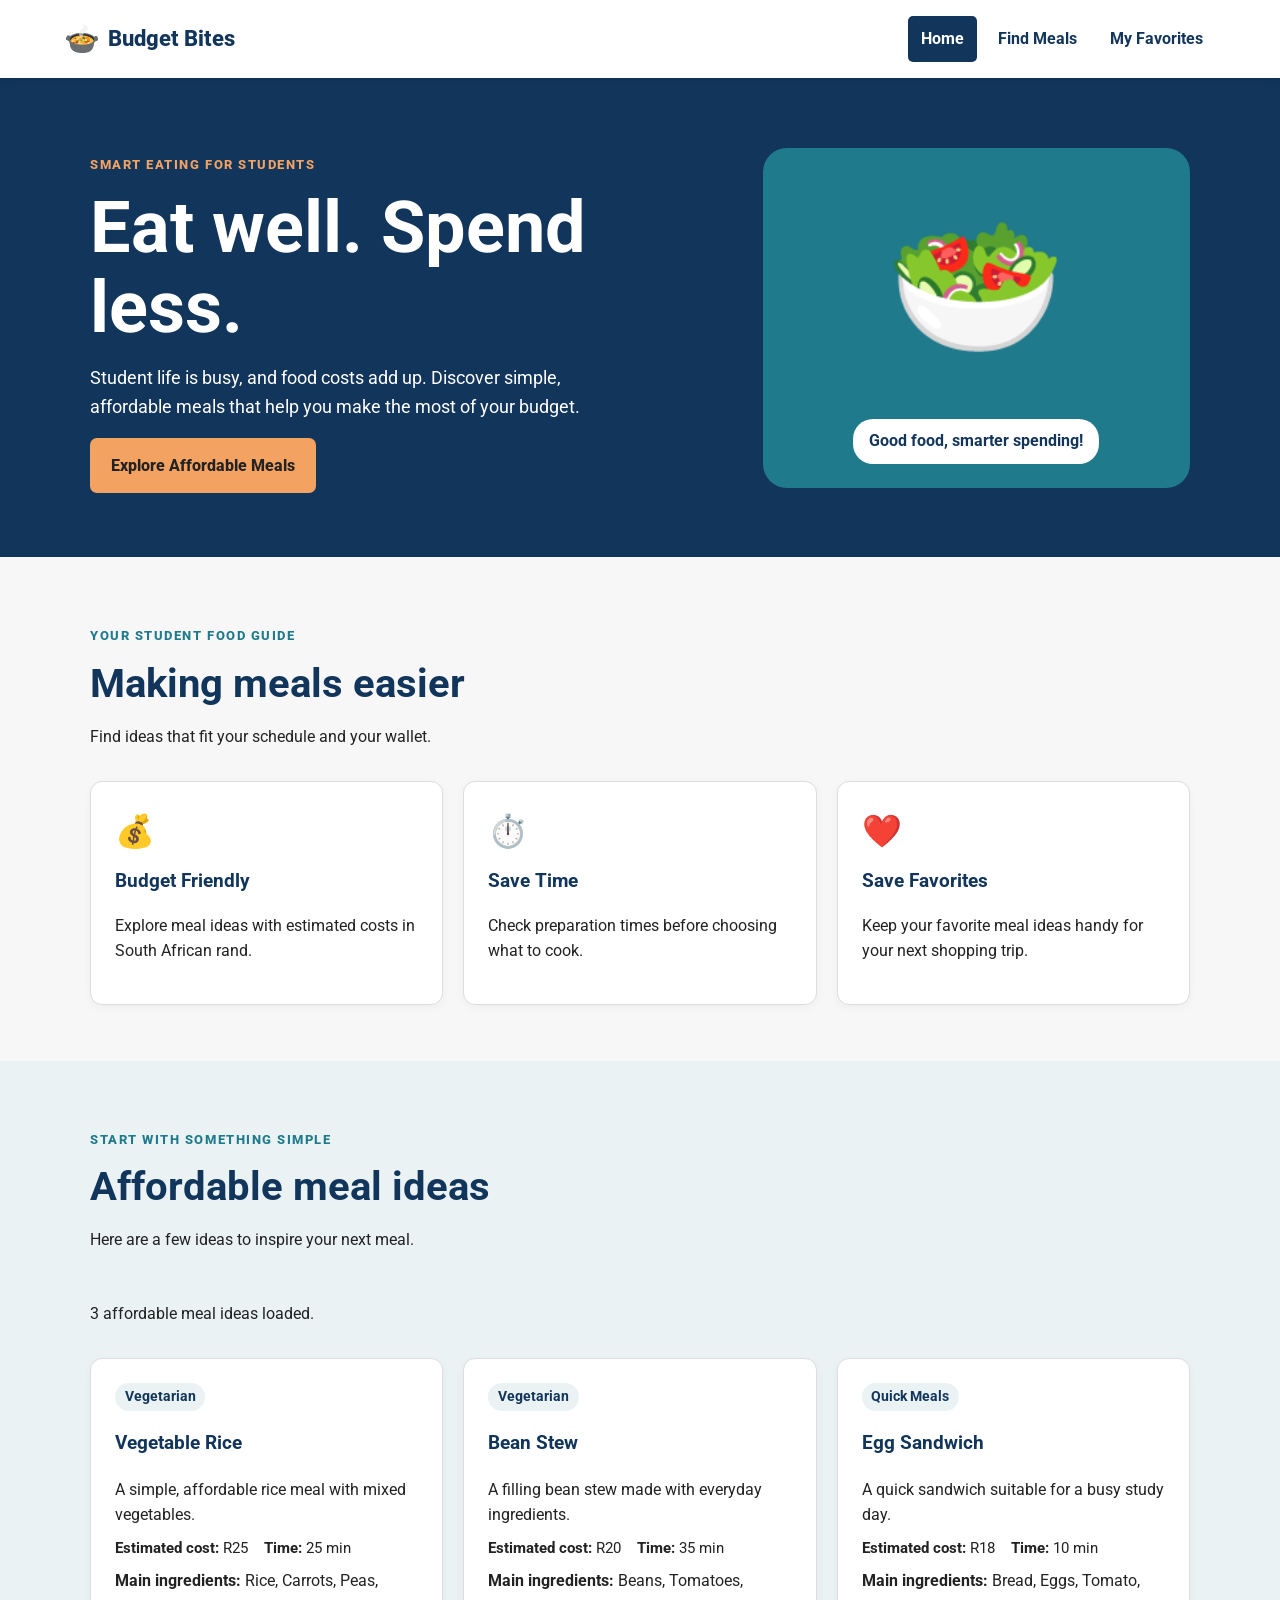
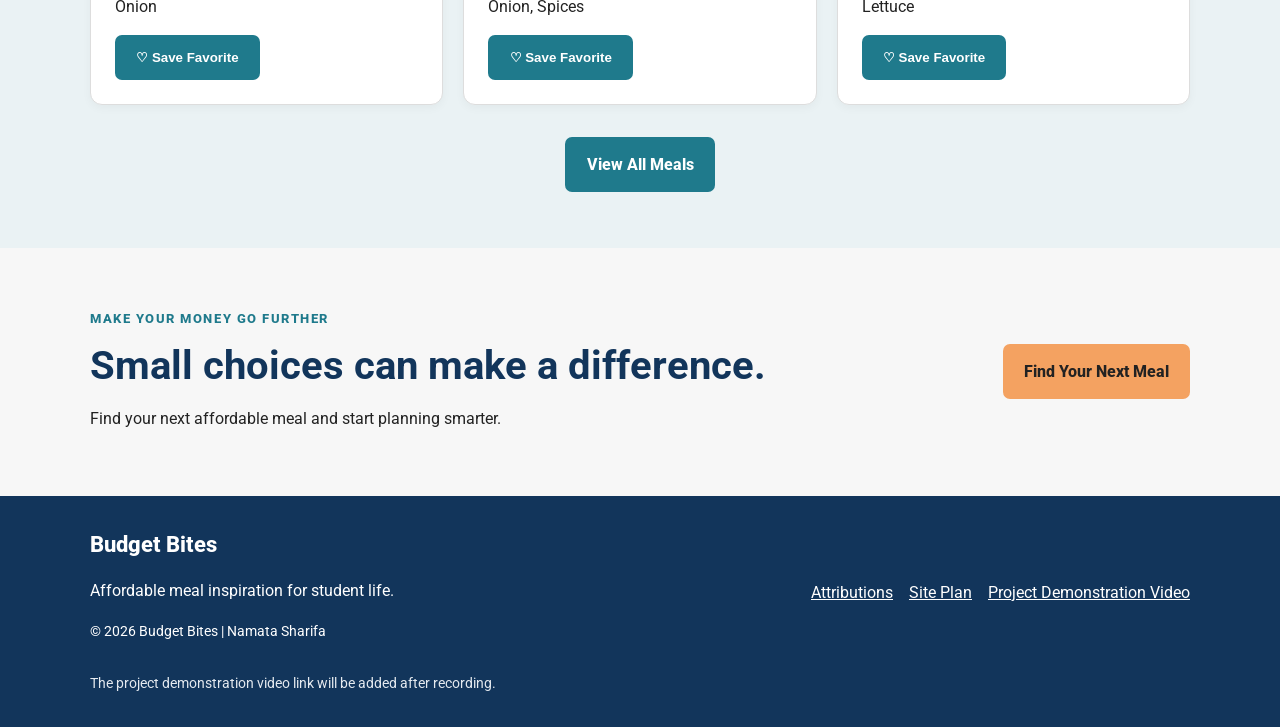
<file: project/index.html>
<!DOCTYPE html>
<html lang="en-ZA">

<head>
    <meta charset="UTF-8">
    <meta name="viewport" content="width=device-width, initial-scale=1.0">

    <title>Budget Bites | Affordable Student Meals</title>
    <meta name="description"
        content="Discover affordable, easy-to-prepare meals for students with Budget Bites. Browse meal costs, ingredients, and preparation times.">
    <meta name="author" content="Namata Sharifa">

    <meta property="og:title" content="Budget Bites | Affordable Student Meals">
    <meta property="og:description"
        content="Find budget-friendly meals, plan your food spending, and save your favorite recipes with Budget Bites.">
    <meta property="og:type" content="website">
    <meta property="og:url" content="https://NamataSharifa.github.io/wdd231/project/">

    <meta name="theme-color" content="#12355B">
    <link rel="icon" href="images/favicon.svg" type="image/svg+xml">

    <link rel="preconnect" href="https://fonts.googleapis.com">
    <link rel="preconnect" href="https://fonts.gstatic.com" crossorigin>
    <link href="https://fonts.googleapis.com/css2?family=Roboto:wght@400;500;700&display=swap" rel="stylesheet">

    <link rel="stylesheet" href="styles/main.css">
    <script type="module" src="scripts/main.js"></script>
</head>

<body>
    <header class="site-header">
        <a class="brand" href="index.html" aria-label="Budget Bites home">
            <span class="brand-icon" aria-hidden="true">🍲</span>
            <span>Budget Bites</span>
        </a>

        <button class="menu-toggle" id="menu-toggle" aria-label="Open navigation menu" aria-expanded="false"
            aria-controls="primary-navigation">
            ☰
        </button>

        <nav class="primary-navigation" id="primary-navigation" aria-label="Main navigation">
            <a href="index.html" aria-current="page">Home</a>
            <a href="meals.html">Find Meals</a>
            <a href="favorites.html">My Favorites</a>
        </nav>
    </header>

    <main>
        <section class="hero">
            <div class="hero-content">
                <p class="eyebrow">SMART EATING FOR STUDENTS</p>
                <h1>Eat well. Spend less.</h1>
                <p>
                    Student life is busy, and food costs add up.
                    Discover simple, affordable meals that help you
                    make the most of your budget.
                </p>
                <a class="button button-primary" href="meals.html">
                    Explore Affordable Meals
                </a>
            </div>

            <div class="hero-art" aria-hidden="true">
                <span class="hero-emoji">🥗</span>
                <span class="hero-note">Good food, smarter spending!</span>
            </div>
        </section>

        <section class="benefits section-container" aria-labelledby="benefits-heading">
            <div class="section-heading">
                <p class="eyebrow">YOUR STUDENT FOOD GUIDE</p>
                <h2 id="benefits-heading">Making meals easier</h2>
                <p>Find ideas that fit your schedule and your wallet.</p>
            </div>

            <div class="benefit-grid">
                <article class="benefit-card">
                    <span class="benefit-icon" aria-hidden="true">💰</span>
                    <h3>Budget Friendly</h3>
                    <p>Explore meal ideas with estimated costs in South African rand.</p>
                </article>

                <article class="benefit-card">
                    <span class="benefit-icon" aria-hidden="true">⏱️</span>
                    <h3>Save Time</h3>
                    <p>Check preparation times before choosing what to cook.</p>
                </article>

                <article class="benefit-card">
                    <span class="benefit-icon" aria-hidden="true">❤️</span>
                    <h3>Save Favorites</h3>
                    <p>Keep your favorite meal ideas handy for your next shopping trip.</p>
                </article>
            </div>
        </section>

        <section class="featured-section" aria-labelledby="featured-heading">
            <div class="section-container">
                <div class="section-heading">
                    <p class="eyebrow">START WITH SOMETHING SIMPLE</p>
                    <h2 id="featured-heading">Affordable meal ideas</h2>
                    <p>Here are a few ideas to inspire your next meal.</p>
                </div>

                <p id="meal-status" class="status-message" role="status">
                    Loading meal ideas...
                </p>

                <div class="meal-grid" id="featured-meals"></div>

                <div class="center-action">
                    <a class="button button-secondary" href="meals.html">
                        View All Meals
                    </a>
                </div>
            </div>
        </section>

        <section class="call-to-action section-container">
            <div>
                <p class="eyebrow">MAKE YOUR MONEY GO FURTHER</p>
                <h2>Small choices can make a difference.</h2>
                <p>Find your next affordable meal and start planning smarter.</p>
            </div>
            <a class="button button-primary" href="meals.html">Find Your Next Meal</a>
        </section>
    </main>

    <footer class="site-footer">
        <div class="footer-content">
            <div>
                <a class="footer-brand" href="index.html">Budget Bites</a>
                <p>Affordable meal inspiration for student life.</p>
                <p class="copyright">
                    &copy; <span id="current-year"></span> Budget Bites |
                    Namata Sharifa
                </p>
            </div>

            <div class="footer-links">
                <a href="attributions.html">Attributions</a>
                <a href="siteplan.html">Site Plan</a>
                <a href="#" id="video-link">Project Demonstration Video</a>
            </div>
        </div>
        <p class="video-note" id="video-note">
            The project demonstration video link will be added after recording.
        </p>
    </footer>
</body>

</html>
</file>
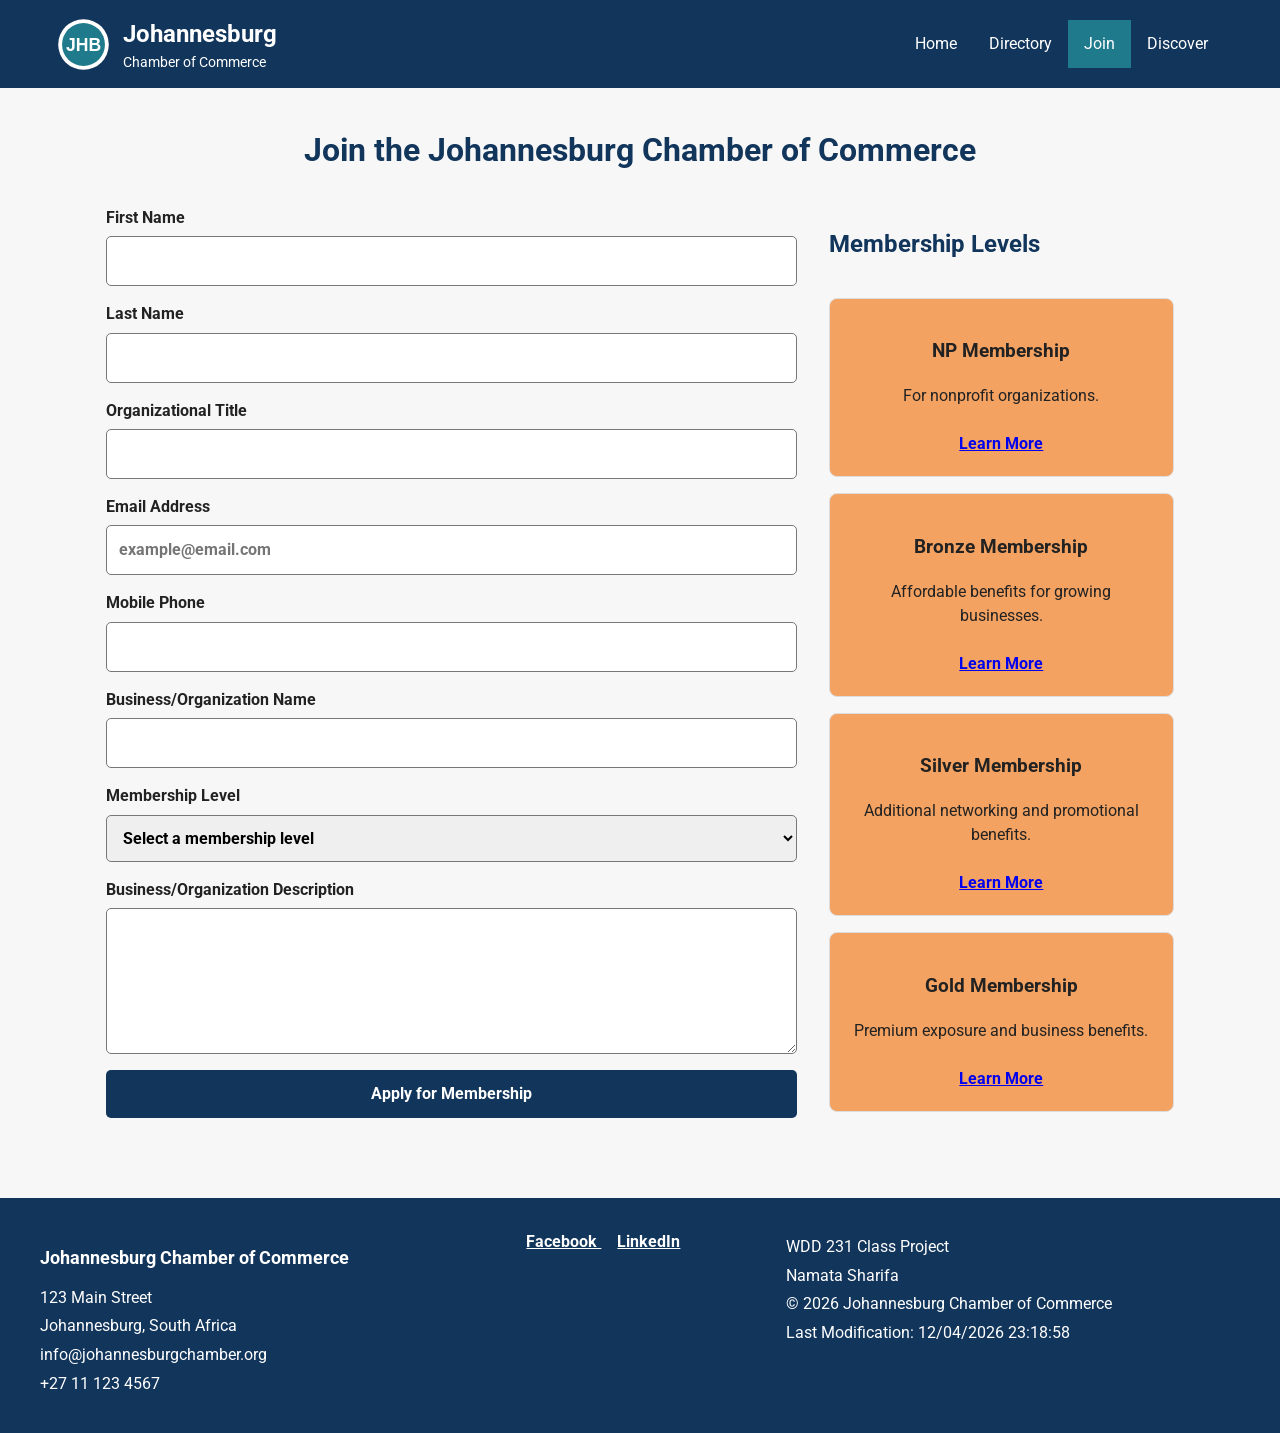
<file: chamber/join.html>
<!DOCTYPE html>
<html lang="en">

<head>
    <meta charset="UTF-8">
    <meta name="viewport" content="width=device-width, initial-scale=1.0">

    <title>Join | Johannesburg Chamber of Commerce</title>


    <meta name="description"
        content="Apply to join the Johannesburg Chamber of Commerce and connect with businesses and organizations in Johannesburg.">

    <meta name="author" content="Namata Sharifa">
    <meta property="og:title" content="Join the Johannesburg Chamber of Commerce">


    <meta property="og:description"
        content="Apply to join the Johannesburg Chamber of Commerce and connect with businesses and organizations in Johannesburg.">
    <meta property="og:image" content="https://namatasharifa.github.io/wdd231/chamber/images/social-preview.webp">
    <meta property="og:url" content="https://namatasharifa.github.io/wdd231/chamber/join.html">
    <meta property="og:type" content="website">

    <link rel="preconnect" href="https://fonts.googleapis.com">
    <link rel="preconnect" href="https://fonts.gstatic.com" crossorigin>
    <link href="https://fonts.googleapis.com/css2?family=Roboto:wght@400;500;700&display=swap" rel="stylesheet">

    <link rel="icon" href="images/favicon.svg" type="image/svg+xml">

    <link rel="stylesheet" href="styles/normalize.css">
    <link rel="stylesheet" href="styles/small.css">
    <link rel="stylesheet" href="styles/larger.css">

    <script src="scripts/navigation.js" defer></script>
    <script src="scripts/date.js" defer></script>
    <script src="scripts/join.js" defer></script>
</head>

<body>

    <header>
        <div class="header-container">

            <a href="index.html" class="brand">
                <img src="images/chamber-logo.svg" alt="Johannesburg Chamber of Commerce logo" width="60" height="60">

                <div>
                    <span class="site-name">Johannesburg</span>
                    <span class="site-subtitle">Chamber of Commerce</span>
                </div>
            </a>

            <button id="menu" class="menu-button" aria-label="Open navigation menu" aria-expanded="false">
                ☰
            </button>

            <nav id="navigation">
                <a href="index.html">Home</a>
                <a href="directory.html">Directory</a>
                <a href="join.html" class="active">Join</a>
                <a href="discover.html">Discover</a>
            </nav>

        </div>
    </header>

    <main>

        <h1>Join the Johannesburg Chamber of Commerce</h1>

        <div class="join-layout">

            <form method="get" action="thankyou.html">

                <label>
                    First Name
                    <input type="text" name="firstName" title="Enter your first name" autocomplete="given-name"
                        required>
                </label>

                <label>
                    Last Name
                    <input type="text" name="lastName" title="Enter your last name" autocomplete="family-name" required>
                </label>

                <label>
                    Organizational Title
                    <input type="text" name="organizationTitle" title="Enter your title within your organization"
                        autocomplete="organization-title" pattern="[A-Za-z\s-]{7,}">
                </label>

                <label>
                    Email Address
                    <input type="email" name="email" title="Enter your email address" autocomplete="email"
                        placeholder="example@email.com" required>
                </label>

                <label>
                    Mobile Phone
                    <input type="tel" name="phone" title="Enter your mobile phone number" autocomplete="tel" required>
                </label>

                <label>
                    Business/Organization Name
                    <input type="text" name="organization" title="Enter your business or organization name"
                        autocomplete="organization" required>
                </label>

                <label>
                    Membership Level
                    <select name="membership" title="Select a membership level" required>

                        <option value="">Select a membership level</option>
                        <option value="np">NP Membership</option>
                        <option value="bronze">Bronze Membership</option>
                        <option value="silver">Silver Membership</option>
                        <option value="gold">Gold Membership</option>

                    </select>
                </label>

                <label>
                    Business/Organization Description
                    <textarea name="description" title="Describe your business or organization" rows="5"></textarea>
                </label>

                <input type="hidden" name="timestamp" id="timestamp">
                <button type="submit">Apply for Membership</button>




            </form>

            <section class="membership-levels">

                <h2>Membership Levels</h2>

                <article class="membership-card">
                    <h3>NP Membership</h3>
                    <p>For nonprofit organizations.</p>
                    <a href="#npModal">Learn More</a>
                </article>

                <article class="membership-card">
                    <h3>Bronze Membership</h3>
                    <p>Affordable benefits for growing businesses.</p>
                    <a href="#bronzeModal">Learn More</a>
                </article>

                <article class="membership-card">
                    <h3>Silver Membership</h3>
                    <p>Additional networking and promotional benefits.</p>
                    <a href="#silverModal">Learn More</a>
                </article>

                <article class="membership-card">
                    <h3>Gold Membership</h3>
                    <p>Premium exposure and business benefits.</p>
                    <a href="#goldModal">Learn More</a>
                </article>

            </section>

        </div>

        <dialog id="npModal">
            <h2>NP Membership</h2>
            <p>
                Free membership for nonprofit organizations.
                Includes networking opportunities and access to selected
                chamber resources.
            </p>
            <button class="close-modal" type="button">Close</button>
        </dialog>

        <dialog id="bronzeModal">
            <h2>Bronze Membership</h2>
            <p>
                Includes networking opportunities, selected training events,
                and member discounts.
            </p>
            <button class="close-modal" type="button">Close</button>
        </dialog>

        <dialog id="silverModal">
            <h2>Silver Membership</h2>
            <p>
                Includes Bronze benefits plus additional training,
                event discounts, and promotional opportunities.
            </p>
            <button class="close-modal" type="button">Close</button>
        </dialog>

        <dialog id="goldModal">
            <h2>Gold Membership</h2>
            <p>
                Includes premium networking, advertising opportunities,
                special events, training, and additional promotional benefits.
            </p>
            <button class="close-modal" type="button">Close</button>
        </dialog>

    </main>

    <footer>

        <div class="footer-container">

            <div class="footer-contact">
                <h2>Johannesburg Chamber of Commerce</h2>

                <p>123 Main Street</p>
                <p>Johannesburg, South Africa</p>
                <p>info@johannesburgchamber.org</p>
                <p>+27 11 123 4567</p>
            </div>

            <div class="social-links">

                <a href="https://www.facebook.com/" target="_blank" rel="noopener">
                    Facebook
                </a>

                <a href="https://www.linkedin.com/" target="_blank" rel="noopener">
                    LinkedIn
                </a>

            </div>

            <div class="development-info">

                <p>WDD 231 Class Project</p>

                <p>Namata Sharifa</p>

                <p>
                    &copy;
                    <span id="currentyear"></span>
                    Johannesburg Chamber of Commerce
                </p>

                <p id="lastModified"></p>

            </div>

        </div>

    </footer>

</body>

</html>
</file>
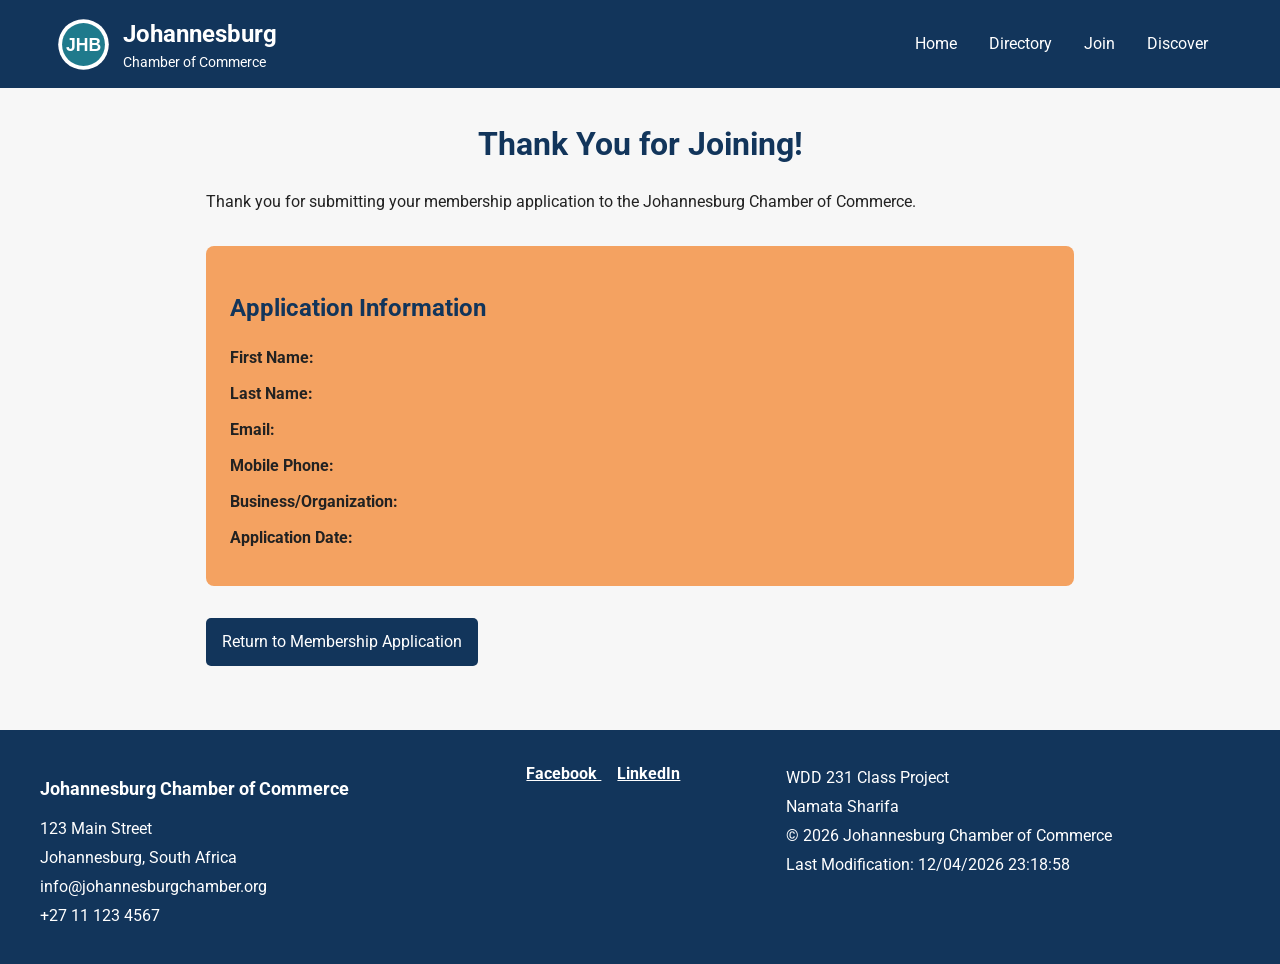
<file: chamber/thankyou.html>
<!DOCTYPE html>
<html lang="en">

<head>
    <meta charset="UTF-8">
    <meta name="viewport" content="width=device-width, initial-scale=1.0">

    <title>Thank You | Johannesburg Chamber of Commerce</title>

    <meta name="description" content="Thank you for applying to join the Johannesburg Chamber of Commerce.">

    <meta name="author" content="Namata Sharifa">

    <meta property="og:title" content="Thank You | Johannesburg Chamber of Commerce">
    <meta property="og:description" content="Thank you for applying to join the Johannesburg Chamber of Commerce.">
    <meta property="og:image" content="https://namatasharifa.github.io/wdd231/chamber/images/social-preview.webp">
    <meta property="og:url" content="https://namatasharifa.github.io/wdd231/chamber/thankyou.html">
    <meta property="og:type" content="website">

    <link rel="preconnect" href="https://fonts.googleapis.com">
    <link rel="preconnect" href="https://fonts.gstatic.com" crossorigin>

    <link href="https://fonts.googleapis.com/css2?family=Roboto:wght@400;500;700&display=swap" rel="stylesheet">

    <link rel="icon" href="images/favicon.svg" type="image/svg+xml">

    <link rel="stylesheet" href="styles/normalize.css">
    <link rel="stylesheet" href="styles/small.css">
    <link rel="stylesheet" href="styles/larger.css">

    <script src="scripts/navigation.js" defer></script>
    <script src="scripts/date.js" defer></script>
    <script src="scripts/thankyou.js" defer></script>
</head>

<body>

    <header>
        <div class="header-container">

            <a href="index.html" class="brand">
                <img src="images/chamber-logo.svg" alt="Johannesburg Chamber of Commerce logo" width="60" height="60">

                <div>
                    <span class="site-name">Johannesburg</span>
                    <span class="site-subtitle">Chamber of Commerce</span>
                </div>
            </a>

            <button id="menu" class="menu-button" aria-label="Open navigation menu" aria-expanded="false">
                ☰
            </button>

            <nav id="navigation">
                <a href="index.html">Home</a>
                <a href="directory.html">Directory</a>
                <a href="join.html">Join</a>
                <a href="discover.html">Discover</a>
            </nav>

        </div>
    </header>

    <main class="thank-you">

        <h1>Thank You for Joining!</h1>

        <p>
            Thank you for submitting your membership application
            to the Johannesburg Chamber of Commerce.
        </p>

        <section class="application-summary">

            <h2>Application Information</h2>

            <p>
                <strong>First Name:</strong>
                <span id="firstName"></span>
            </p>

            <p>
                <strong>Last Name:</strong>
                <span id="lastName"></span>
            </p>

            <p>
                <strong>Email:</strong>
                <span id="email"></span>
            </p>

            <p>
                <strong>Mobile Phone:</strong>
                <span id="phone"></span>
            </p>

            <p>
                <strong>Business/Organization:</strong>
                <span id="organization"></span>
            </p>

            <p>
                <strong>Application Date:</strong>
                <span id="timestamp"></span>
            </p>

        </section>

        <a class="return-link" href="join.html">
            Return to Membership Application
        </a>

    </main>

    <footer>

        <div class="footer-container">

            <div class="footer-contact">
                <h2>Johannesburg Chamber of Commerce</h2>

                <p>123 Main Street</p>
                <p>Johannesburg, South Africa</p>
                <p>info@johannesburgchamber.org</p>
                <p>+27 11 123 4567</p>
            </div>

            <div class="social-links">

                <a href="https://www.facebook.com/" target="_blank" rel="noopener">
                    Facebook
                </a>

                <a href="https://www.linkedin.com/" target="_blank" rel="noopener">
                    LinkedIn
                </a>

            </div>

            <div class="development-info">

                <p>WDD 231 Class Project</p>

                <p>Namata Sharifa</p>

                <p>
                    &copy;
                    <span id="currentyear"></span>
                    Johannesburg Chamber of Commerce
                </p>

                <p id="lastModified"></p>

            </div>

        </div>

    </footer>

</body>

</html>
</file>
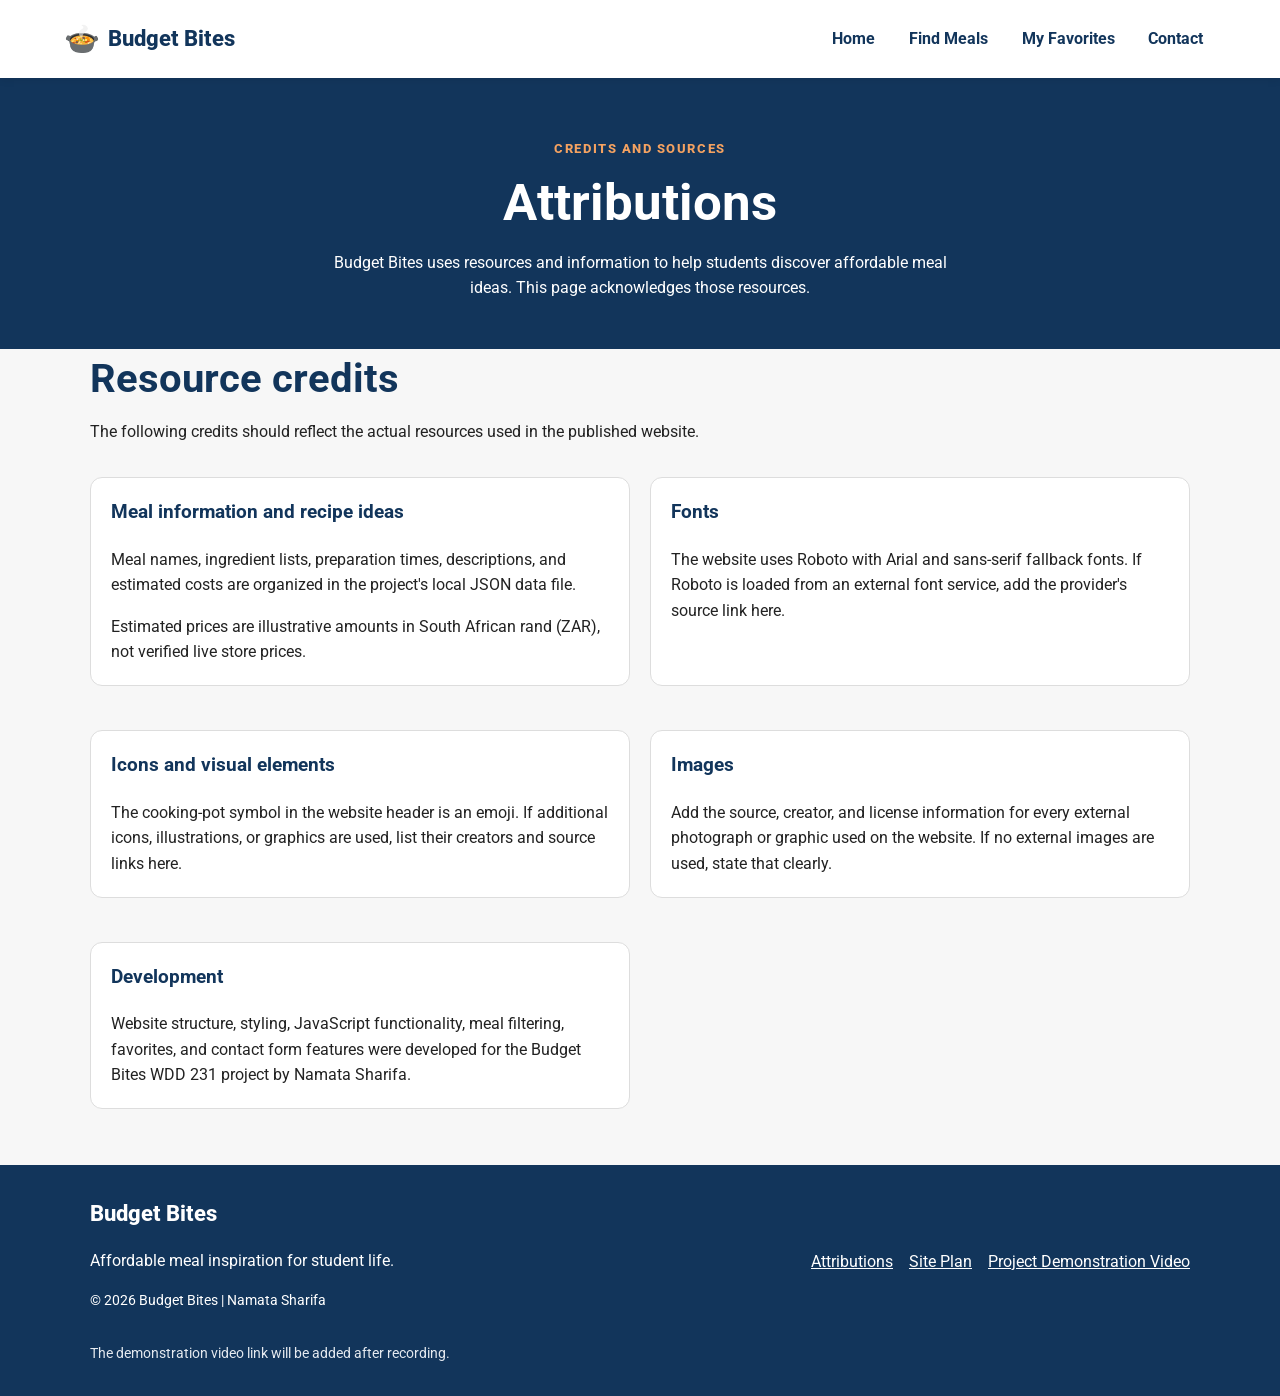
<file: project/attributions.html>
<!DOCTYPE html>
<html lang="en-ZA">

<head>
    <meta charset="UTF-8">
    <meta name="viewport" content="width=device-width, initial-scale=1.0">

    <title>Attributions | Budget Bites</title>
    <meta name="description"
        content="Credits and sources for images, icons, data, and other resources used on the Budget Bites student meal website.">
    <meta name="author" content="Namata Sharifa">


    <meta property="og:title" content="Budget Bites | Website Credits and Attributions">
    <meta property="og:description" content="Explore the sources and credits for resources used on Budget Bites.">
    <meta property="og:type" content="website">
    <meta property="og:url" content="https://NamataSharifa.github.io/wdd231/project/attributions.html">
    <meta property="og:image" content="https://namatasharifa.github.io/wdd231/project/images/social-preview.webp">

    <meta name="theme-color" content="#12355B">
    <link rel="icon" href="images/favicon.svg" type="image/svg+xml">

    <link rel="preconnect" href="https://fonts.googleapis.com">
    <link rel="preconnect" href="https://fonts.gstatic.com" crossorigin>
    <link href="https://fonts.googleapis.com/css2?family=Roboto:wght@400;500;700&display=swap" rel="stylesheet">


    <link rel="stylesheet" href="styles/main.css">
    <link rel="stylesheet" href="styles/attributions.css">
    <script type="module" src="scripts/thankyou.js"></script>
</head>

<body>
    <header class="site-header">
        <a class="brand" href="index.html" aria-label="Budget Bites home">
            <span class="brand-icon" aria-hidden="true">🍲</span>
            <span>Budget Bites</span>
        </a>

        <button class="menu-toggle" id="menu-toggle" aria-label="Open navigation menu" aria-expanded="false"
            aria-controls="primary-navigation">
            ☰
        </button>

        <nav class="primary-navigation" id="primary-navigation" aria-label="Main navigation">
            <a href="index.html">Home</a>
            <a href="meals.html">Find Meals</a>
            <a href="favorites.html">My Favorites</a>
            <a href="contact.html">Contact</a>
        </nav>
    </header>

    <main>
        <section class="page-banner">
            <p class="eyebrow">CREDITS AND SOURCES</p>
            <h1>Attributions</h1>
            <p>
                Budget Bites uses resources and information to help students
                discover affordable meal ideas. This page acknowledges those
                resources.
            </p>
        </section>

        <section class="section-container">
            <div class="section-heading">
                <h2>Resource credits</h2>
                <p>
                    The following credits should reflect the actual resources
                    used in the published website.
                </p>
            </div>

            <div class="attribution-list">
                <article class="attribution-item">
                    <h3>Meal information and recipe ideas</h3>
                    <p>
                        Meal names, ingredient lists, preparation times,
                        descriptions, and estimated costs are organized in
                        the project's local JSON data file.
                    </p>
                    <p>
                        Estimated prices are illustrative amounts in South
                        African rand (ZAR), not verified live store prices.
                    </p>
                </article>

                <article class="attribution-item">
                    <h3>Fonts</h3>
                    <p>
                        The website uses Roboto with Arial and sans-serif
                        fallback fonts. If Roboto is loaded from an external
                        font service, add the provider's source link here.
                    </p>
                </article>

                <article class="attribution-item">
                    <h3>Icons and visual elements</h3>
                    <p>
                        The cooking-pot symbol in the website header is an
                        emoji. If additional icons, illustrations, or graphics
                        are used, list their creators and source links here.
                    </p>
                </article>

                <article class="attribution-item">
                    <h3>Images</h3>
                    <p>
                        Add the source, creator, and license information for
                        every external photograph or graphic used on the
                        website. If no external images are used, state that
                        clearly.
                    </p>
                </article>

                <article class="attribution-item">
                    <h3>Development</h3>
                    <p>
                        Website structure, styling, JavaScript functionality,
                        meal filtering, favorites, and contact form features
                        were developed for the Budget Bites WDD 231 project
                        by Namata Sharifa.
                    </p>
                </article>
            </div>


        </section>
    </main>

    <footer class="site-footer">
        <div class="footer-content">
            <div>
                <a class="footer-brand" href="index.html">Budget Bites</a>
                <p>Affordable meal inspiration for student life.</p>
                <p class="copyright">
                    &copy; <span class="current-year"></span> Budget Bites |
                    Namata Sharifa
                </p>
            </div>

            <div class="footer-links">
                <a href="attributions.html" aria-current="page">Attributions</a>
                <a href="siteplan.html">Site Plan</a>
                <a href="#" class="video-link">Project Demonstration Video</a>
            </div>
        </div>

        <p class="video-note">
            The demonstration video link will be added after recording.
        </p>
    </footer>
</body>

</html>
</file>
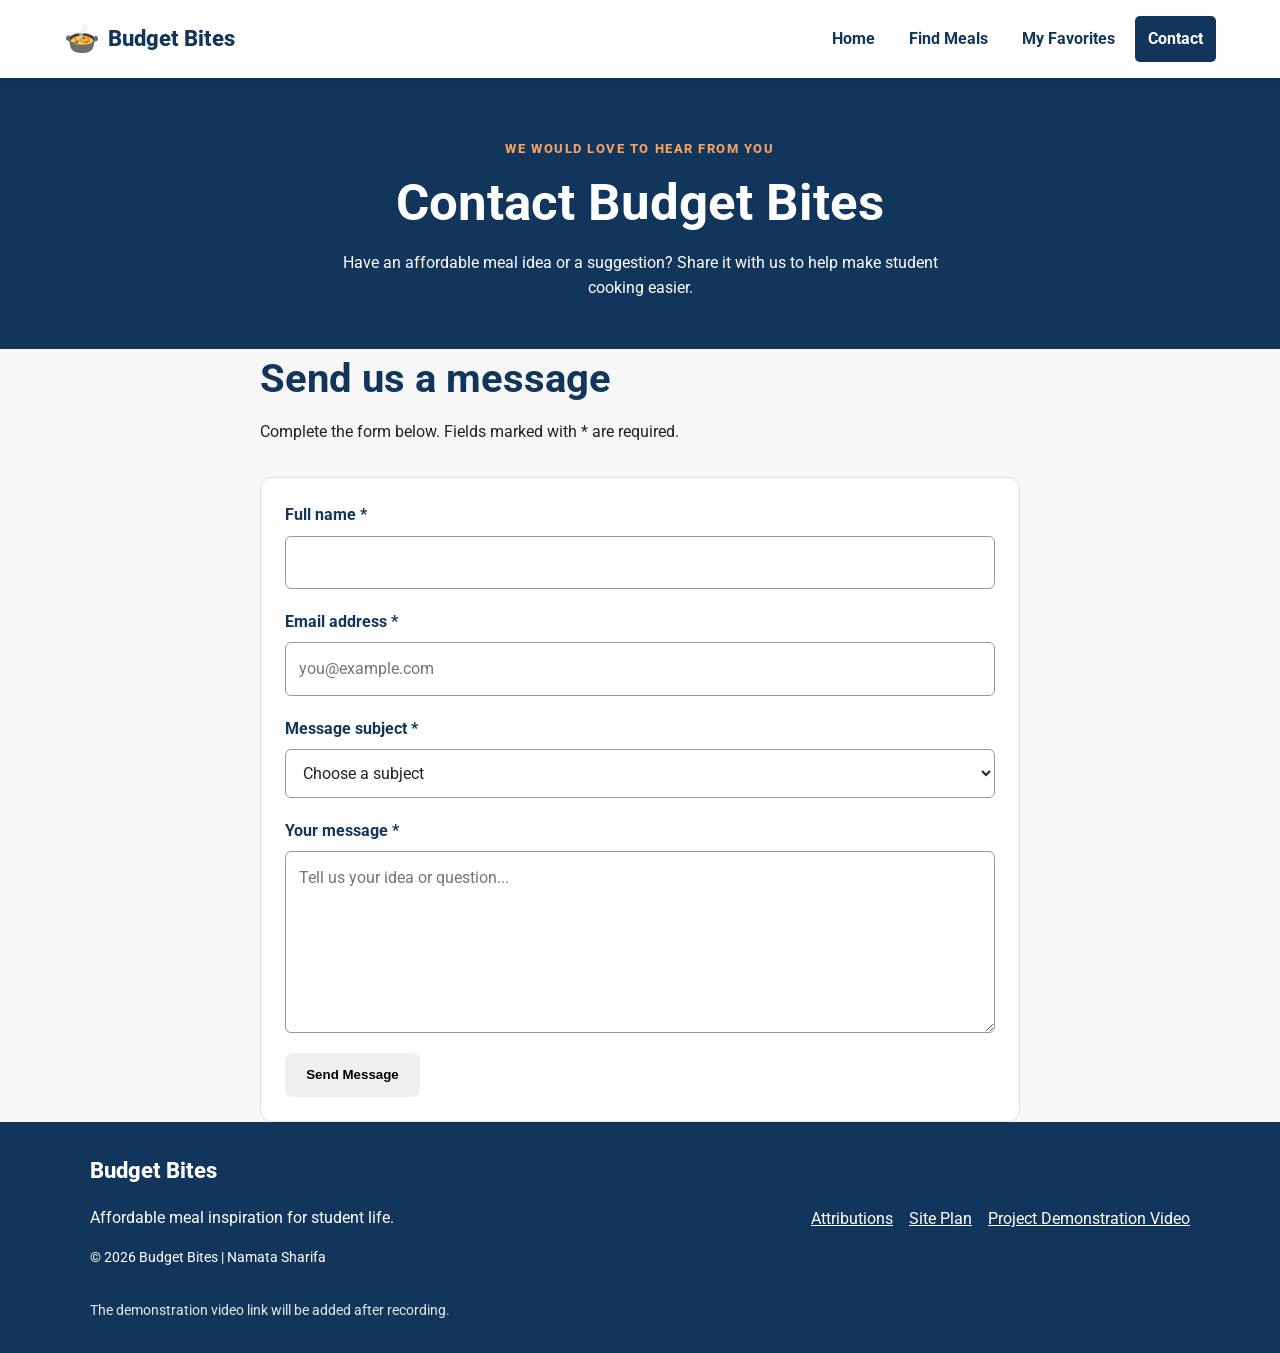
<file: project/contact.html>
<!DOCTYPE html>
<html lang="en-ZA">

<head>
    <meta charset="UTF-8">
    <meta name="viewport" content="width=device-width, initial-scale=1.0">

    <title>Contact Us | Budget Bites</title>
    <meta name="description"
        content="Contact Budget Bites to share feedback, suggest affordable student meals, or ask questions about budget-friendly recipes.">
    <meta name="author" content="Namata Sharifa">

    <meta property="og:title" content="Contact Us | Budget Bites">
    <meta property="og:description" content="Share your ideas for affordable student meals with Budget Bites.">
    <meta property="og:type" content="website">
    <meta property="og:url" content="https://NamataSharifa.github.io/wdd231/project/contact.html">

    <meta name="theme-color" content="#12355B">
    <link rel="icon" href="images/favicon.svg" type="image/svg+xml">

    <link rel="preconnect" href="https://fonts.googleapis.com">
    <link rel="preconnect" href="https://fonts.gstatic.com" crossorigin>
    <link href="https://fonts.googleapis.com/css2?family=Roboto:wght@400;500;700&display=swap" rel="stylesheet">

    <link rel="stylesheet" href="styles/main.css">
    <script type="module" src="scripts/contact.js"></script>
</head>

<body>
    <header class="site-header">
        <a class="brand" href="index.html" aria-label="Budget Bites home">
            <span class="brand-icon" aria-hidden="true">🍲</span>
            <span>Budget Bites</span>
        </a>

        <button class="menu-toggle" id="menu-toggle" type="button" aria-label="Open navigation menu"
            aria-expanded="false" aria-controls="primary-navigation">
            ☰
        </button>

        <nav class="primary-navigation" id="primary-navigation" aria-label="Main navigation">
            <a href="index.html">Home</a>
            <a href="meals.html">Find Meals</a>
            <a href="favorites.html">My Favorites</a>
            <a href="contact.html" aria-current="page">Contact</a>
        </nav>
    </header>

    <main>
        <section class="page-banner">
            <p class="eyebrow">WE WOULD LOVE TO HEAR FROM YOU</p>
            <h1>Contact Budget Bites</h1>
            <p>
                Have an affordable meal idea or a suggestion?
                Share it with us to help make student cooking easier.
            </p>
        </section>

        <section class="section-container contact-section" aria-labelledby="contact-heading">

            <div class="section-heading">
                <h2 id="contact-heading">Send us a message</h2>
                <p>Complete the form below. Fields marked with * are required.</p>
            </div>

            <form action="thankyou.html" method="get" id="contact-form">
                <div class="form-field">
                    <label for="full-name">Full name *</label>
                    <input type="text" id="full-name" name="name" autocomplete="name" required minlength="2"
                        maxlength="80">
                </div>

                <div class="form-field">
                    <label for="email">Email address *</label>
                    <input type="email" id="email" name="email" autocomplete="email" placeholder="you@example.com"
                        required>
                </div>

                <div class="form-field">
                    <label for="subject">Message subject *</label>
                    <select id="subject" name="subject" required>
                        <option value="">Choose a subject</option>
                        <option value="Meal suggestion">Suggest a meal</option>
                        <option value="Website feedback">Website feedback</option>
                        <option value="Question">Ask a question</option>
                        <option value="Other">Other</option>
                    </select>
                </div>

                <div class="form-field">
                    <label for="message">Your message *</label>
                    <textarea id="message" name="message" rows="6" minlength="10" maxlength="1000"
                        placeholder="Tell us your idea or question..." required></textarea>
                </div>

                <button class="button" type="submit">Send Message</button>
            </form>
        </section>
    </main>

    <footer class="site-footer">
        <div class="footer-content">
            <div>
                <a class="footer-brand" href="index.html">Budget Bites</a>
                <p>Affordable meal inspiration for student life.</p>
                <p class="copyright">
                    &copy; <span class="current-year"></span>
                    Budget Bites | Namata Sharifa
                </p>
            </div>

            <div class="footer-links">
                <a href="attributions.html">Attributions</a>
                <a href="siteplan.html">Site Plan</a>
                <a href="#" class="video-link">Project Demonstration Video</a>
            </div>
        </div>

        <p class="video-note">
            The demonstration video link will be added after recording.
        </p>
    </footer>
</body>

</html>
</file>
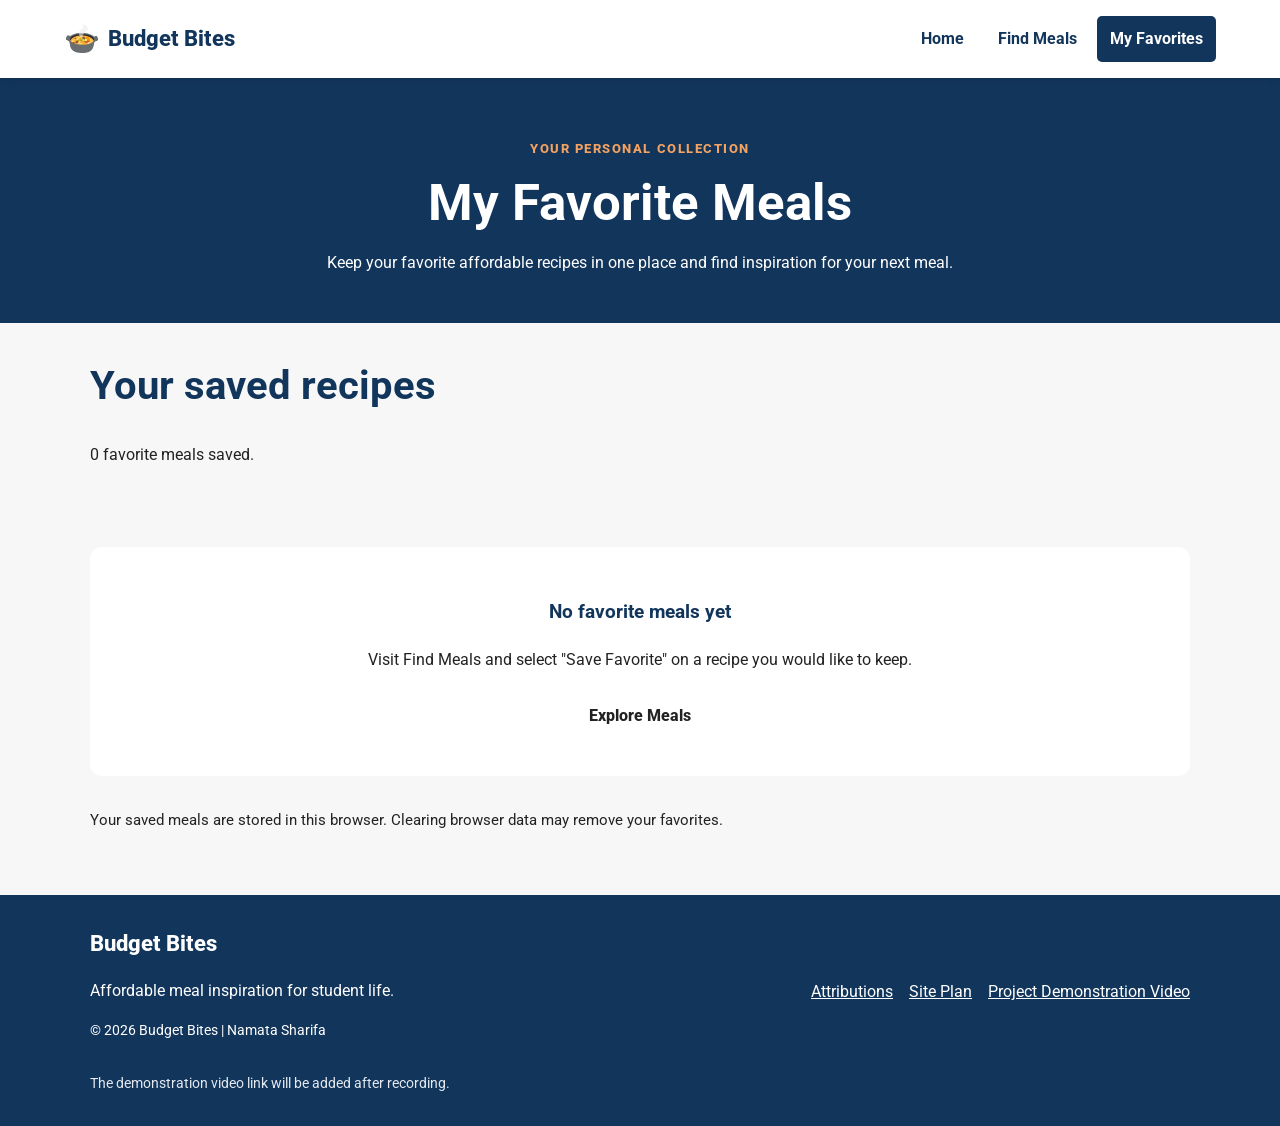
<file: project/favorites.html>
<!DOCTYPE html>
<html lang="en-ZA">

<head>
    <meta charset="UTF-8">
    <meta name="viewport" content="width=device-width, initial-scale=1.0">

    <title>My Favorite Meals | Budget Bites</title>
    <meta name="description"
        content="View your saved Budget Bites recipes, compare estimated meal costs, and choose affordable meals for student life.">
    <meta name="author" content="Namata Sharifa">

    <meta property="og:title" content="My Favorite Meals | Budget Bites">
    <meta property="og:description" content="Keep your favorite affordable student meals together with Budget Bites.">
    <meta property="og:type" content="website">
    <meta property="og:url" content="https://NamataSharifa.github.io/wdd231/project/favorites.html">
    <meta property="og:image" content="https://namatasharifa.github.io/wdd231/project/images/social-preview.webp">

    <meta name="theme-color" content="#12355B">
    <link rel="icon" href="images/favicon.svg" type="image/svg+xml">

    <link rel="preconnect" href="https://fonts.googleapis.com">
    <link rel="preconnect" href="https://fonts.gstatic.com" crossorigin>
    <link href="https://fonts.googleapis.com/css2?family=Roboto:wght@400;500;700&display=swap" rel="stylesheet">


    <link rel="stylesheet" href="styles/main.css">
    <link rel="stylesheet" href="styles/favorites.css">
    <script type="module" src="scripts/favorites.js"></script>
</head>

<body>
    <header class="site-header">
        <a class="brand" href="index.html" aria-label="Budget Bites home">
            <span class="brand-icon" aria-hidden="true">🍲</span>
            <span>Budget Bites</span>
        </a>

        <button class="menu-toggle" id="menu-toggle" type="button" aria-label="Open navigation menu"
            aria-expanded="false" aria-controls="primary-navigation">
            ☰
        </button>

        <nav class="primary-navigation" id="primary-navigation" aria-label="Main navigation">
            <a href="index.html">Home</a>
            <a href="meals.html">Find Meals</a>
            <a href="favorites.html" aria-current="page">My Favorites</a>
        </nav>
    </header>

    <main>
        <section class="page-banner">
            <p class="eyebrow">YOUR PERSONAL COLLECTION</p>
            <h1>My Favorite Meals</h1>
            <p>
                Keep your favorite affordable recipes in one place
                and find inspiration for your next meal.
            </p>
        </section>

        <section class="section-container favorites-section" aria-labelledby="favorites-heading">

            <div class="section-heading">
                <h2 id="favorites-heading">Your saved recipes</h2>
                <p id="favorites-count" class="status-message" role="status" aria-live="polite">
                    Loading your favorites...
                </p>
            </div>

            <div class="meal-grid" id="favorite-meals"></div>

            <div id="empty-favorites" class="empty-state" hidden>
                <h3>No favorite meals yet</h3>
                <p>
                    Visit Find Meals and select "Save Favorite"
                    on a recipe you would like to keep.
                </p>
                <a class="button" href="meals.html">Explore Meals</a>
            </div>

            <p class="favorites-help">
                Your saved meals are stored in this browser.
                Clearing browser data may remove your favorites.
            </p>
        </section>
    </main>

    <footer class="site-footer">
        <div class="footer-content">
            <div>
                <a class="footer-brand" href="index.html">Budget Bites</a>
                <p>Affordable meal inspiration for student life.</p>
                <p class="copyright">
                    &copy; <span class="current-year"></span> Budget Bites |
                    Namata Sharifa
                </p>
            </div>

            <div class="footer-links">
                <a href="attributions.html">Attributions</a>
                <a href="siteplan.html">Site Plan</a>
                <a href="#" class="video-link">Project Demonstration Video</a>
            </div>
        </div>

        <p class="video-note">
            The demonstration video link will be added after recording.
        </p>
    </footer>
</body>

</html>
</file>
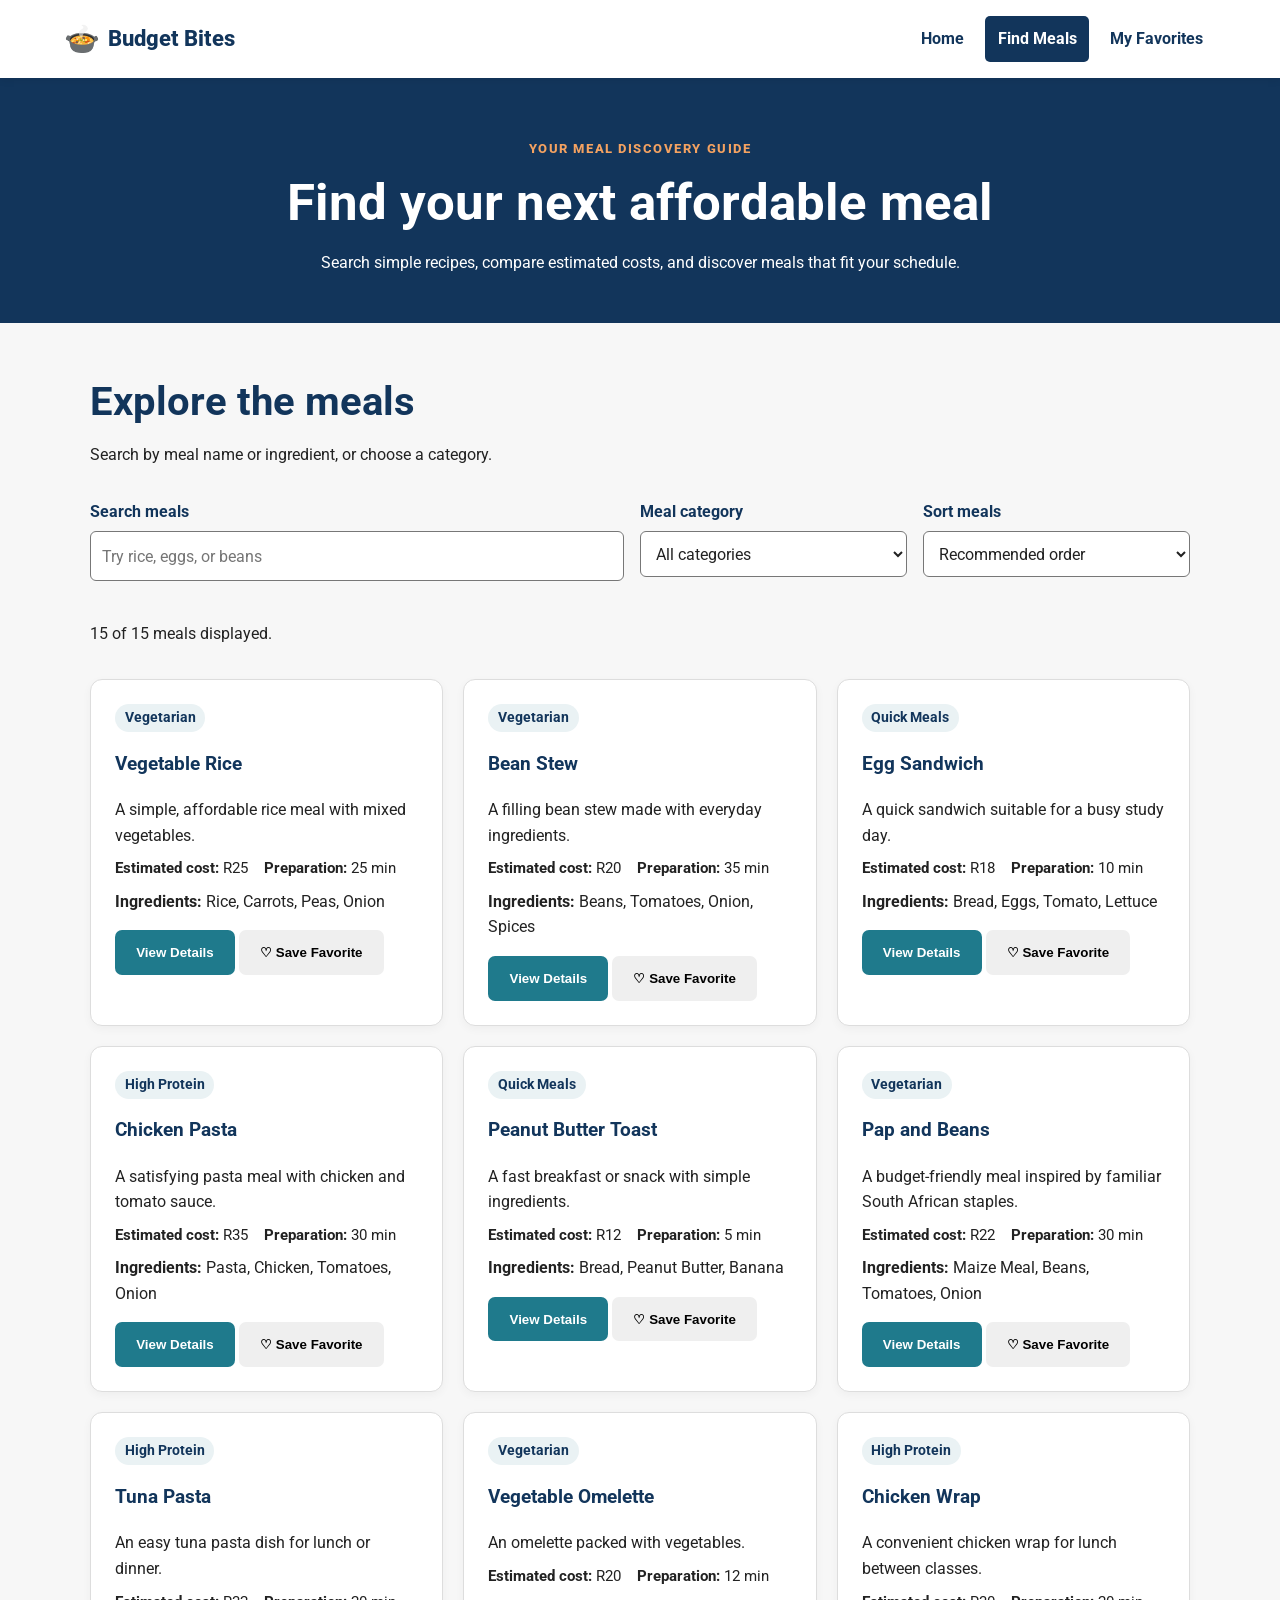
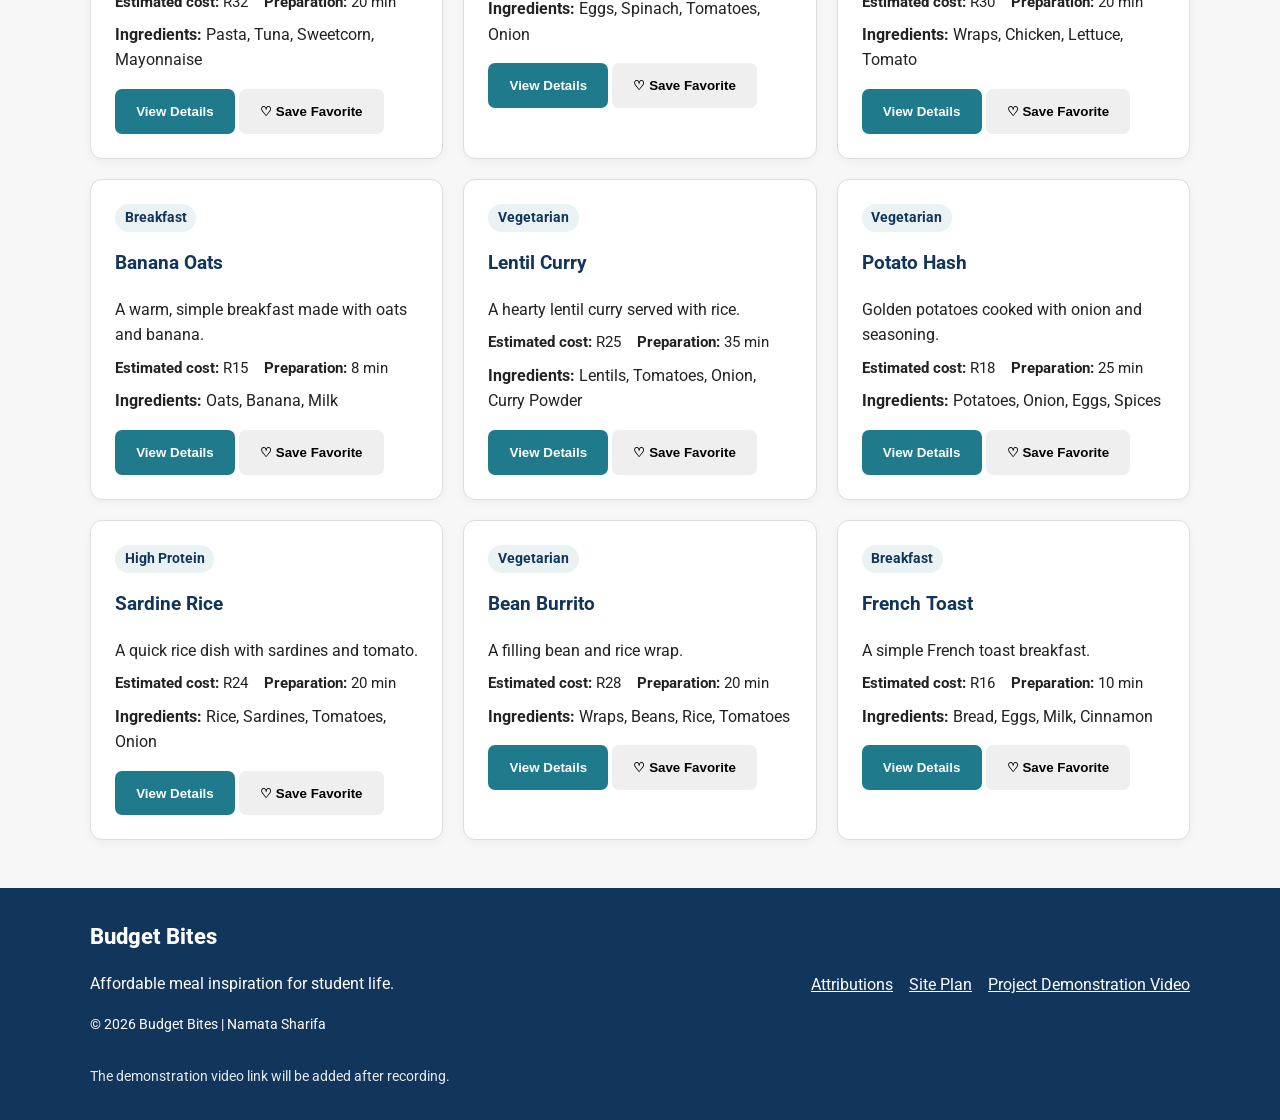
<file: project/meals.html>
<!DOCTYPE html>
<html lang="en-ZA">

<head>
    <meta charset="UTF-8">
    <meta name="viewport" content="width=device-width, initial-scale=1.0">

    <title>Find Affordable Meals | Budget Bites</title>
    <meta name="description"
        content="Browse affordable student meals, compare estimated costs, search ingredients, and find quick recipes with Budget Bites.">
    <meta name="author" content="Namata Sharifa">

    <meta property="og:title" content="Find Affordable Meals | Budget Bites">
    <meta property="og:description"
        content="Explore budget-friendly meals with estimated costs, ingredients, and preparation times.">
    <meta property="og:type" content="website">
    <meta property="og:url" content="https://NamataSharifa.github.io/wdd231/project/meals.html">

    <meta name="theme-color" content="#12355B">
    <link rel="icon" href="images/favicon.svg" type="image/svg+xml">

    <link rel="preconnect" href="https://fonts.googleapis.com">
    <link rel="preconnect" href="https://fonts.gstatic.com" crossorigin>
    <link href="https://fonts.googleapis.com/css2?family=Roboto:wght@400;500;700&display=swap" rel="stylesheet">

    <link rel="stylesheet" href="styles/main.css">
    <script type="module" src="scripts/meals.js"></script>
</head>

<body>
    <header class="site-header">
        <a class="brand" href="index.html" aria-label="Budget Bites home">
            <span class="brand-icon" aria-hidden="true">🍲</span>
            <span>Budget Bites</span>
        </a>

        <button class="menu-toggle" id="menu-toggle" aria-label="Open navigation menu" aria-expanded="false"
            aria-controls="primary-navigation">
            ☰
        </button>

        <nav class="primary-navigation" id="primary-navigation" aria-label="Main navigation">
            <a href="index.html">Home</a>
            <a href="meals.html" aria-current="page">Find Meals</a>
            <a href="favorites.html">My Favorites</a>
        </nav>
    </header>

    <main>
        <section class="page-banner">
            <p class="eyebrow">YOUR MEAL DISCOVERY GUIDE</p>
            <h1>Find your next affordable meal</h1>
            <p>Search simple recipes, compare estimated costs, and discover meals that fit your schedule.</p>
        </section>

        <section class="section-container meal-finder" aria-labelledby="finder-heading">
            <div class="section-heading">
                <h2 id="finder-heading">Explore the meals</h2>
                <p>Search by meal name or ingredient, or choose a category.</p>
            </div>

            <div class="meal-controls">
                <div class="form-field">
                    <label for="meal-search">Search meals</label>
                    <input id="meal-search" type="search" placeholder="Try rice, eggs, or beans">
                </div>

                <div class="form-field">
                    <label for="category-filter">Meal category</label>
                    <select id="category-filter">
                        <option value="all">All categories</option>
                    </select>
                </div>

                <div class="form-field">
                    <label for="sort-meals">Sort meals</label>
                    <select id="sort-meals">
                        <option value="default">Recommended order</option>
                        <option value="cost-low">Cost: lowest first</option>
                        <option value="cost-high">Cost: highest first</option>
                        <option value="time-low">Preparation: quickest first</option>
                    </select>
                </div>
            </div>

            <p id="meal-count" class="status-message" role="status" aria-live="polite">
                Loading meals...
            </p>

            <div class="meal-grid" id="all-meals"></div>
        </section>

        <dialog id="meal-dialog" aria-labelledby="dialog-title">
            <div class="dialog-header">
                <h2 id="dialog-title">Meal details</h2>
                <button type="button" id="close-dialog" class="dialog-close" aria-label="Close meal details">
                    &times;
                </button>
            </div>
            <div id="dialog-content"></div>
        </dialog>
    </main>

    <footer class="site-footer">
        <div class="footer-content">
            <div>
                <a class="footer-brand" href="index.html">Budget Bites</a>
                <p>Affordable meal inspiration for student life.</p>
                <p class="copyright">
                    &copy; <span class="current-year"></span> Budget Bites |
                    Namata Sharifa
                </p>
            </div>

            <div class="footer-links">
                <a href="attributions.html">Attributions</a>
                <a href="siteplan.html">Site Plan</a>
                <a href="#" class="video-link">Project Demonstration Video</a>
            </div>
        </div>
        <p class="video-note">The demonstration video link will be added after recording.</p>
    </footer>
</body>

</html>
</file>
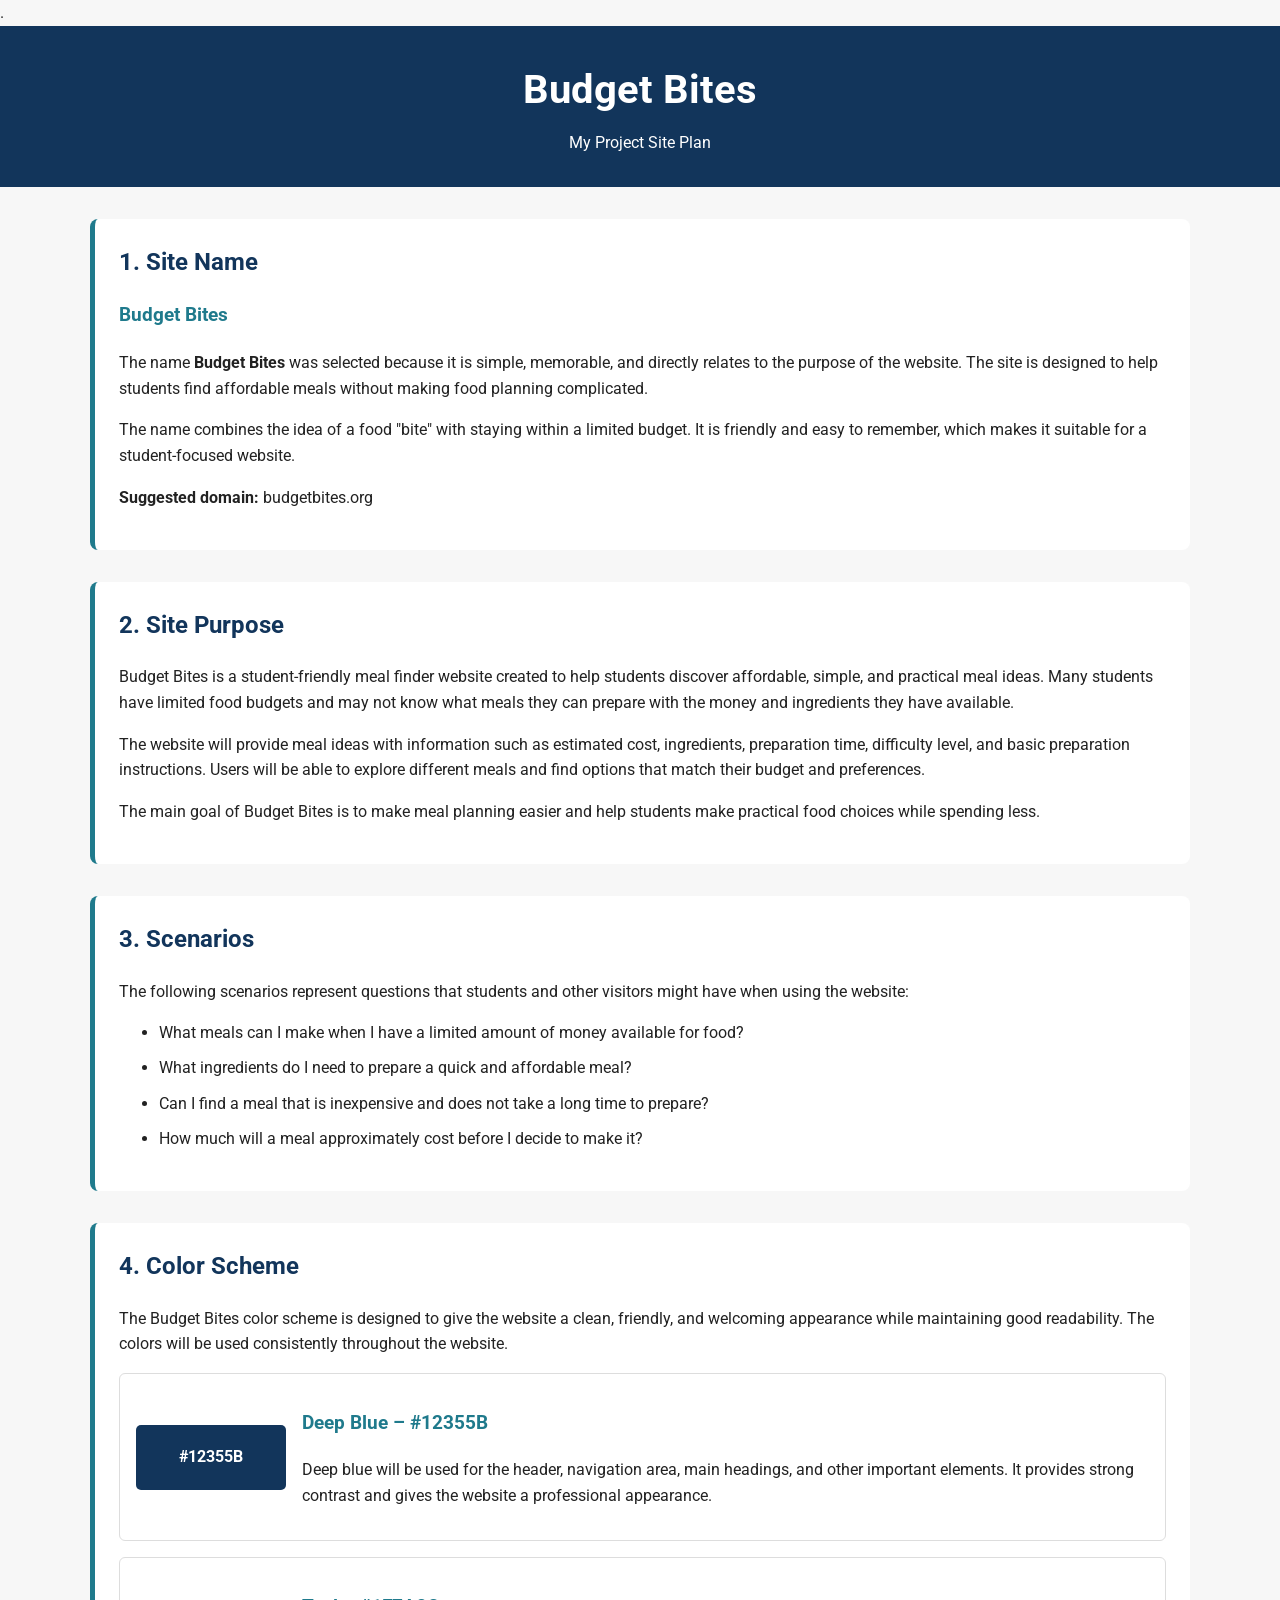
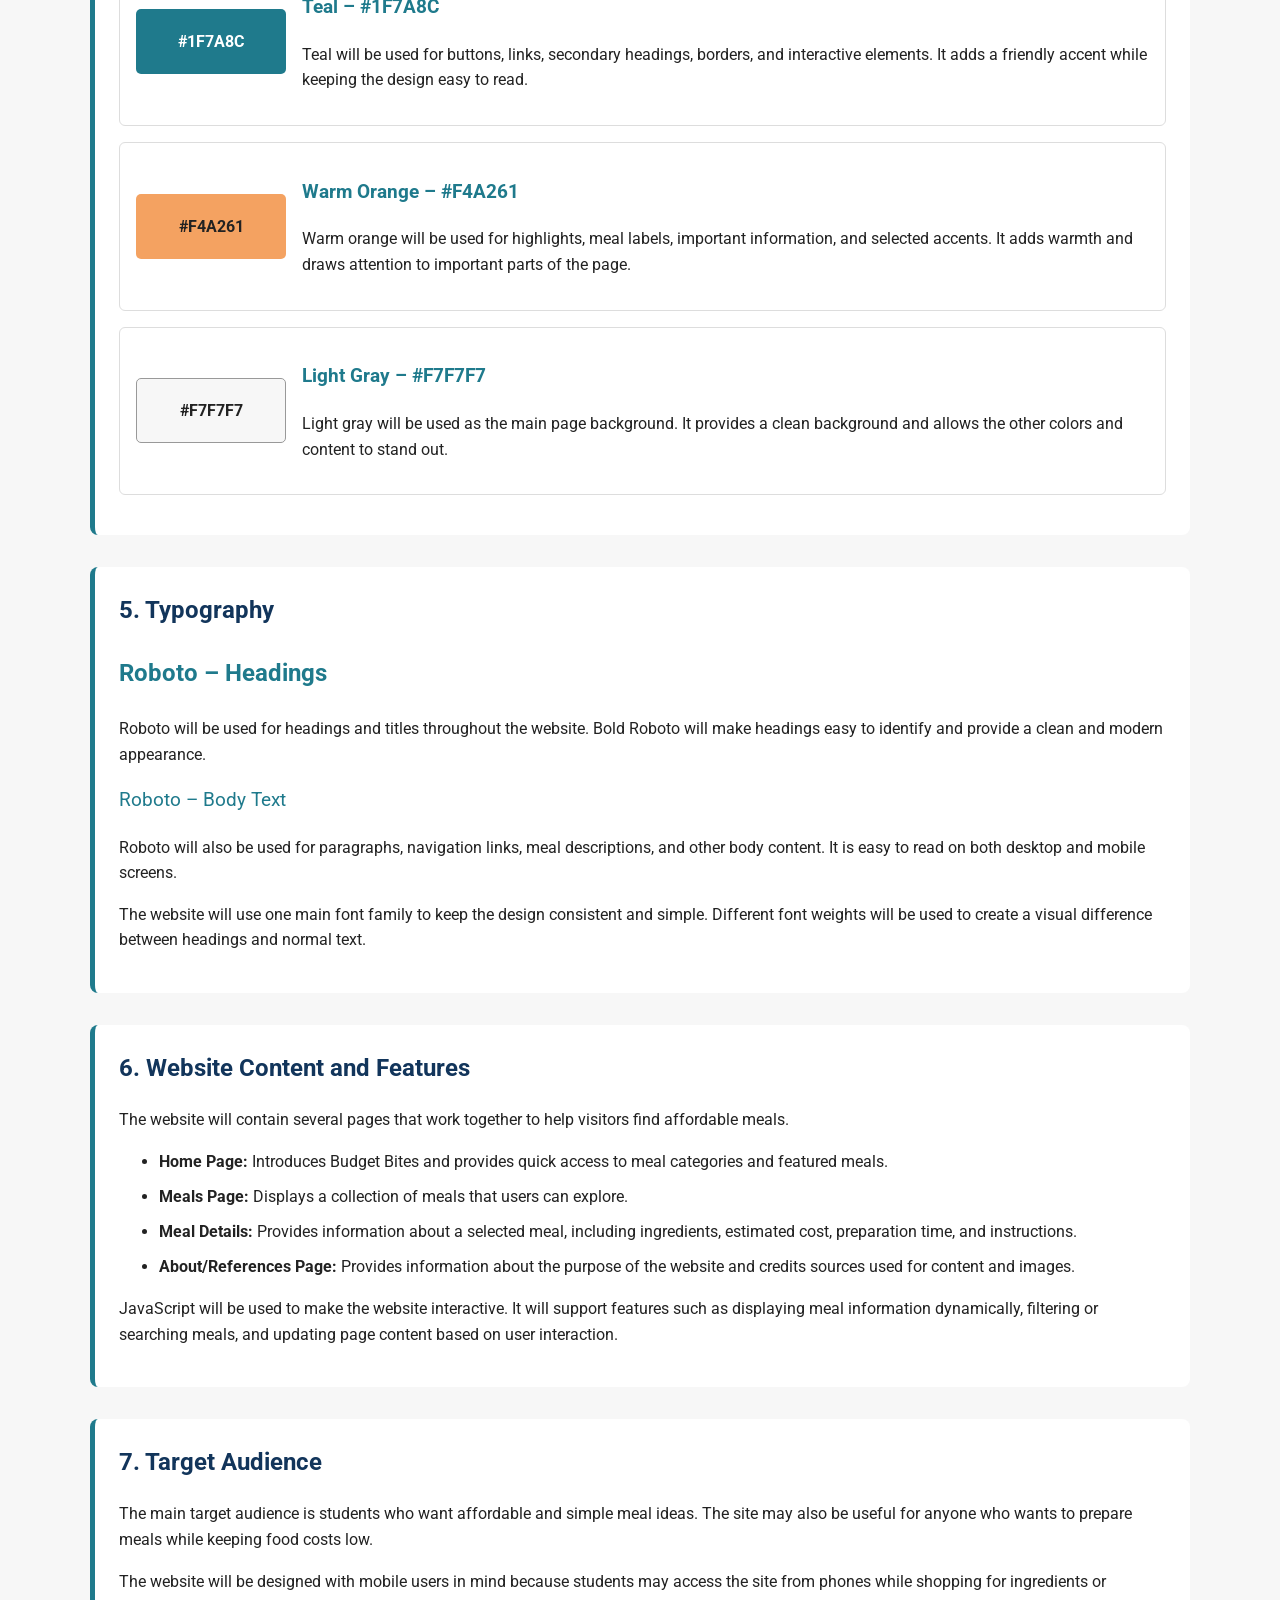
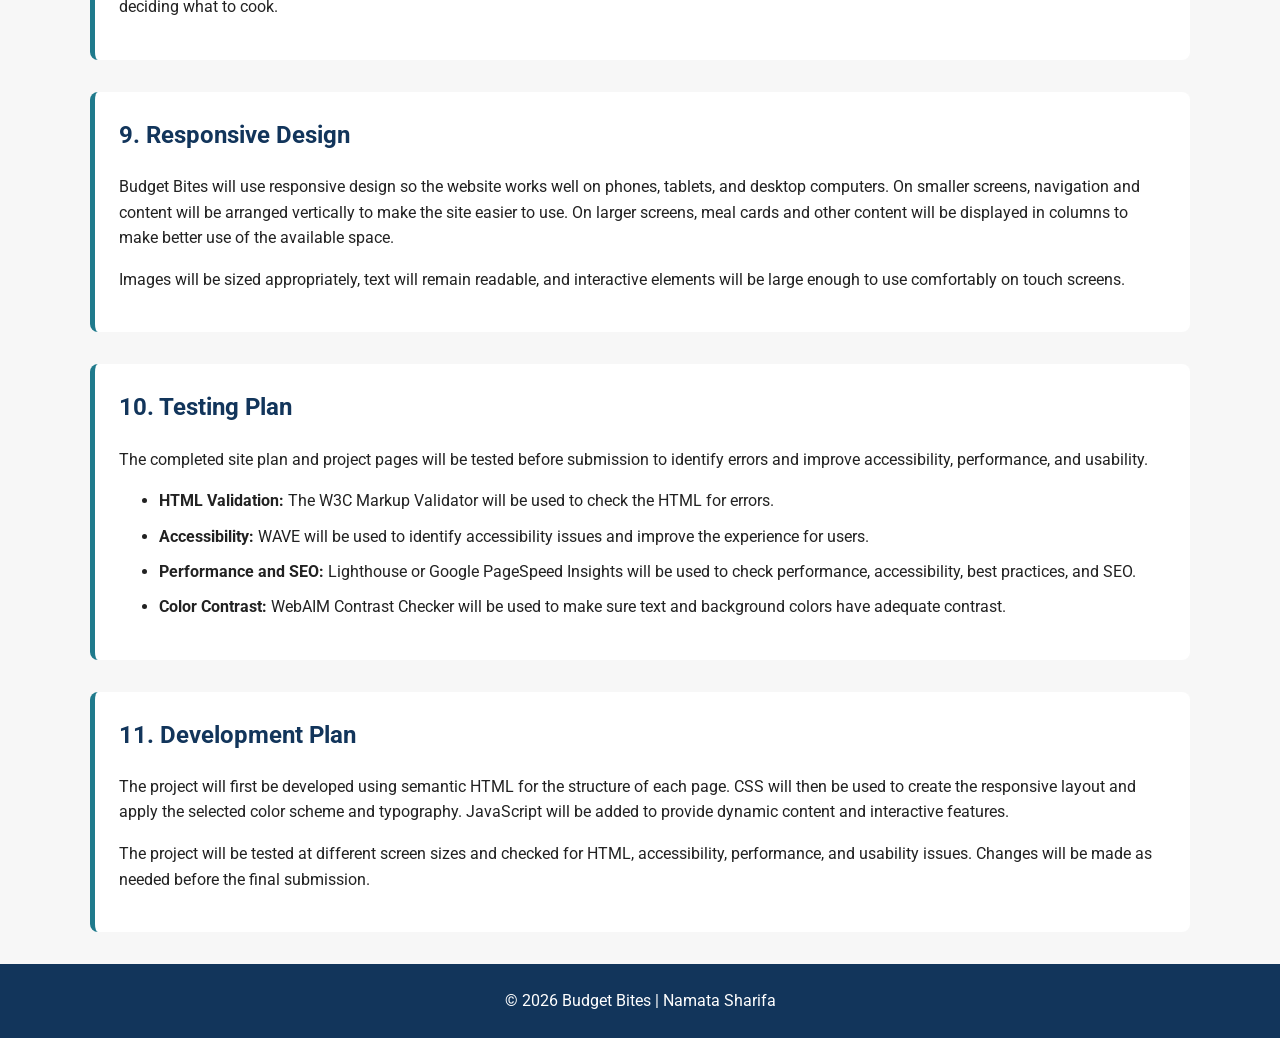
<file: project/siteplan.html>
<!DOCTYPE html>
<html lang="en">

<head>
    <meta charset="UTF-8">
    <meta name="viewport" content="width=device-width, initial-scale=1.0">

    <meta name="description"
        content="Site plan for Budget Bites, a website that helps students find simple and affordable meals.">

    <meta name="author" content="Namata Sharifa">

    <title>Budget Bites | Site Plan</title>

    <link rel="preconnect" href="https://fonts.googleapis.com">.
    <link rel="icon" href="images/favicon.svg" type="image/svg+xml">
    <link rel="preconnect" href="https://fonts.gstatic.com" crossorigin>
    <link href="https://fonts.googleapis.com/css2?family=Roboto:wght@400;500;700&display=swap" rel="stylesheet">

    <link rel="stylesheet" href="styles/siteplan.css">
</head>

<body>

    <header>
        <h1>Budget Bites</h1>
        <p>My Project Site Plan</p>
    </header>

    <main>

        <!-- 1. Site Name -->
        <section>
            <h2>1. Site Name</h2>

            <h3>Budget Bites</h3>

            <p>
                The name <strong>Budget Bites</strong> was selected because it is
                simple, memorable, and directly relates to the purpose of the
                website. The site is designed to help students find affordable
                meals without making food planning complicated.
            </p>

            <p>
                The name combines the idea of a food "bite" with staying within
                a limited budget. It is friendly and easy to remember, which makes
                it suitable for a student-focused website.
            </p>

            <p>
                <strong>Suggested domain:</strong> budgetbites.org
            </p>
        </section>


        <!-- 2. Site Purpose -->
        <section>
            <h2>2. Site Purpose</h2>

            <p>
                Budget Bites is a student-friendly meal finder website created
                to help students discover affordable, simple, and practical meal
                ideas. Many students have limited food budgets and may not know
                what meals they can prepare with the money and ingredients they
                have available.
            </p>

            <p>
                The website will provide meal ideas with information such as
                estimated cost, ingredients, preparation time, difficulty level,
                and basic preparation instructions. Users will be able to explore
                different meals and find options that match their budget and
                preferences.
            </p>

            <p>
                The main goal of Budget Bites is to make meal planning easier and
                help students make practical food choices while spending less.
            </p>
        </section>


        <!-- 3. Scenarios -->
        <section>
            <h2>3. Scenarios</h2>

            <p>
                The following scenarios represent questions that students and
                other visitors might have when using the website:
            </p>

            <ul>
                <li>
                    What meals can I make when I have a limited amount of money
                    available for food?
                </li>

                <li>
                    What ingredients do I need to prepare a quick and affordable
                    meal?
                </li>

                <li>
                    Can I find a meal that is inexpensive and does not take a
                    long time to prepare?
                </li>

                <li>
                    How much will a meal approximately cost before I decide to
                    make it?
                </li>
            </ul>
        </section>


        <!-- 4. Color Scheme -->
        <section>
            <h2>4. Color Scheme</h2>

            <p>
                The Budget Bites color scheme is designed to give the website a
                clean, friendly, and welcoming appearance while maintaining good
                readability. The colors will be used consistently throughout the
                website.
            </p>

            <div class="color-item">
                <div class="color-box primary">#12355B</div>

                <div>
                    <h3>Deep Blue – #12355B</h3>

                    <p>
                        Deep blue will be used for the header, navigation area,
                        main headings, and other important elements. It provides
                        strong contrast and gives the website a professional
                        appearance.
                    </p>
                </div>
            </div>

            <div class="color-item">
                <div class="color-box secondary">#1F7A8C</div>

                <div>
                    <h3>Teal – #1F7A8C</h3>

                    <p>
                        Teal will be used for buttons, links, secondary headings,
                        borders, and interactive elements. It adds a friendly
                        accent while keeping the design easy to read.
                    </p>
                </div>
            </div>

            <div class="color-item">
                <div class="color-box accent">#F4A261</div>

                <div>
                    <h3>Warm Orange – #F4A261</h3>

                    <p>
                        Warm orange will be used for highlights, meal labels,
                        important information, and selected accents. It adds
                        warmth and draws attention to important parts of the page.
                    </p>
                </div>
            </div>

            <div class="color-item">
                <div class="color-box background">#F7F7F7</div>

                <div>
                    <h3>Light Gray – #F7F7F7</h3>

                    <p>
                        Light gray will be used as the main page background.
                        It provides a clean background and allows the other
                        colors and content to stand out.
                    </p>
                </div>
            </div>
        </section>


        <!-- 5. Typography -->
        <section>
            <h2>5. Typography</h2>

            <h3 class="roboto-bold">Roboto – Headings</h3>

            <p>
                Roboto will be used for headings and titles throughout the website.
                Bold Roboto will make headings easy to identify and provide a
                clean and modern appearance.
            </p>

            <h3 class="roboto-regular">Roboto – Body Text</h3>

            <p>
                Roboto will also be used for paragraphs, navigation links, meal
                descriptions, and other body content. It is easy to read on both
                desktop and mobile screens.
            </p>

            <p>
                The website will use one main font family to keep the design
                consistent and simple. Different font weights will be used to
                create a visual difference between headings and normal text.
            </p>
        </section>


        <!-- 6. Website Content and Features -->
        <section>
            <h2>6. Website Content and Features</h2>

            <p>
                The website will contain several pages that work together to help
                visitors find affordable meals.
            </p>

            <ul>
                <li>
                    <strong>Home Page:</strong> Introduces Budget Bites and
                    provides quick access to meal categories and featured meals.
                </li>

                <li>
                    <strong>Meals Page:</strong> Displays a collection of meals
                    that users can explore.
                </li>

                <li>
                    <strong>Meal Details:</strong> Provides information about a
                    selected meal, including ingredients, estimated cost,
                    preparation time, and instructions.
                </li>

                <li>
                    <strong>About/References Page:</strong> Provides information
                    about the purpose of the website and credits sources used for
                    content and images.
                </li>
            </ul>

            <p>
                JavaScript will be used to make the website interactive. It will
                support features such as displaying meal information dynamically,
                filtering or searching meals, and updating page content based on
                user interaction.
            </p>
        </section>


        <!-- 7. Target Audience -->
        <section>
            <h2>7. Target Audience</h2>

            <p>
                The main target audience is students who want affordable and
                simple meal ideas. The site may also be useful for anyone who
                wants to prepare meals while keeping food costs low.
            </p>

            <p>
                The website will be designed with mobile users in mind because
                students may access the site from phones while shopping for
                ingredients or deciding what to cook.
            </p>
        </section>


        <!-- 8. Wireframe -->






        <!-- 9. Responsive Design -->
        <section>
            <h2>9. Responsive Design</h2>

            <p>
                Budget Bites will use responsive design so the website works well
                on phones, tablets, and desktop computers. On smaller screens,
                navigation and content will be arranged vertically to make the
                site easier to use. On larger screens, meal cards and other
                content will be displayed in columns to make better use of the
                available space.
            </p>

            <p>
                Images will be sized appropriately, text will remain readable,
                and interactive elements will be large enough to use comfortably
                on touch screens.
            </p>
        </section>


        <!-- 10. Testing Plan -->
        <section>
            <h2>10. Testing Plan</h2>

            <p>
                The completed site plan and project pages will be tested before
                submission to identify errors and improve accessibility,
                performance, and usability.
            </p>

            <ul>
                <li>
                    <strong>HTML Validation:</strong> The W3C Markup Validator
                    will be used to check the HTML for errors.
                </li>

                <li>
                    <strong>Accessibility:</strong> WAVE will be used to identify
                    accessibility issues and improve the experience for users.
                </li>

                <li>
                    <strong>Performance and SEO:</strong> Lighthouse or Google
                    PageSpeed Insights will be used to check performance,
                    accessibility, best practices, and SEO.
                </li>

                <li>
                    <strong>Color Contrast:</strong> WebAIM Contrast Checker will
                    be used to make sure text and background colors have adequate
                    contrast.
                </li>
            </ul>
        </section>


        <!-- 11. Development Plan -->
        <section>
            <h2>11. Development Plan</h2>

            <p>
                The project will first be developed using semantic HTML for the
                structure of each page. CSS will then be used to create the
                responsive layout and apply the selected color scheme and
                typography. JavaScript will be added to provide dynamic content
                and interactive features.
            </p>

            <p>
                The project will be tested at different screen sizes and checked
                for HTML, accessibility, performance, and usability issues.
                Changes will be made as needed before the final submission.
            </p>
        </section>

    </main>

    <footer>
        <p>
            &copy; 2026 Budget Bites | Namata Sharifa
        </p>
    </footer>

</body>

</html>
</file>
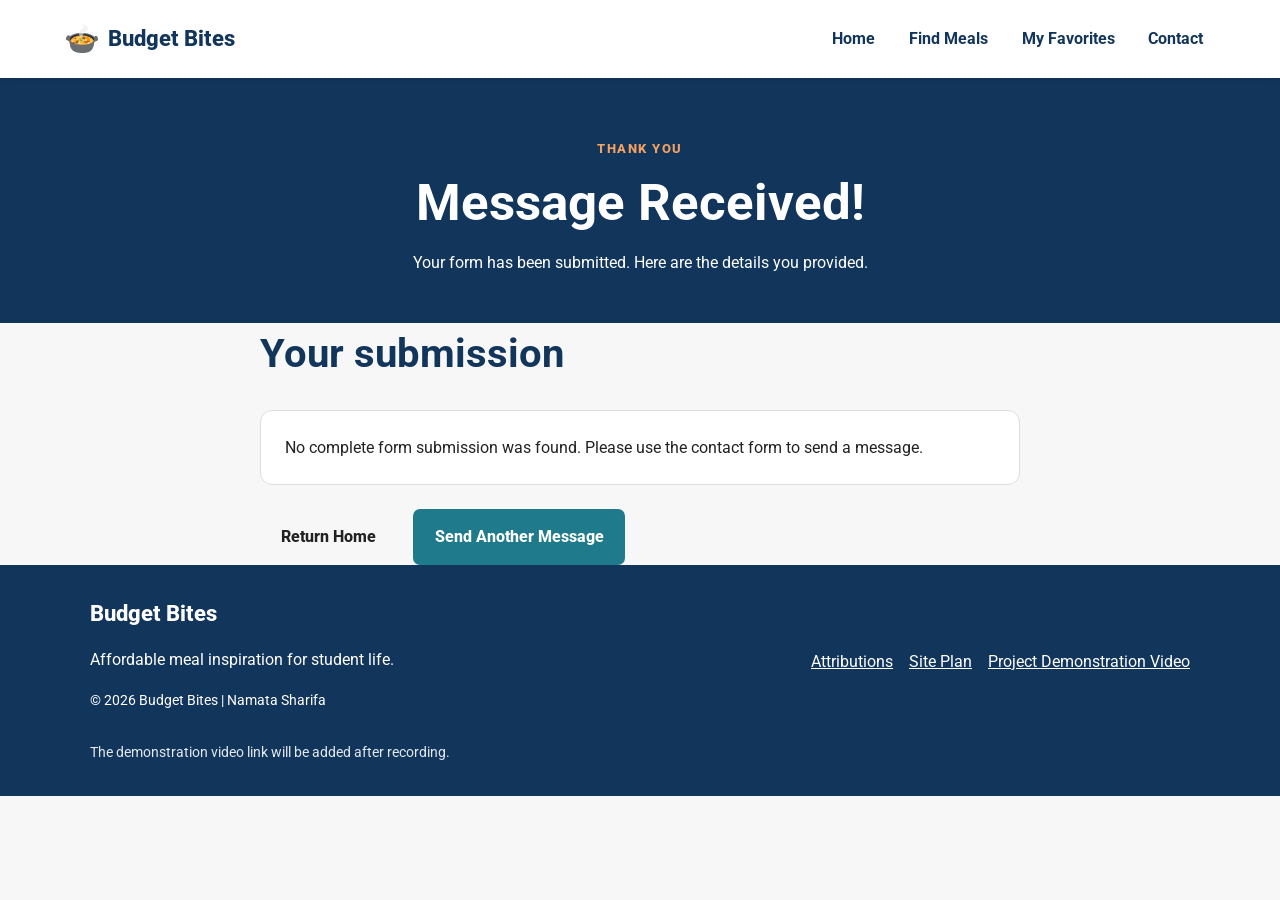
<file: project/thankyou.html>
<!DOCTYPE html>
<html lang="en-ZA">

<head>
    <meta charset="UTF-8">
    <meta name="viewport" content="width=device-width, initial-scale=1.0">

    <title>Message Received | Budget Bites</title>
    <meta name="description"
        content="Review the message you submitted to Budget Bites and return to exploring affordable student meals.">
    <meta name="author" content="Namata Sharifa">

    <meta property="og:title" content="Message Received | Budget Bites">
    <meta property="og:description" content="Your Budget Bites contact form submission details.">
    <meta property="og:type" content="website">
    <meta property="og:url" content="https://NamataSharifa.github.io/wdd231/project/thankyou.html">

    <meta name="theme-color" content="#12355B">
    <link rel="icon" href="images/favicon.svg" type="image/svg+xml">

    <link rel="preconnect" href="https://fonts.googleapis.com">
    <link rel="preconnect" href="https://fonts.gstatic.com" crossorigin>
    <link href="https://fonts.googleapis.com/css2?family=Roboto:wght@400;500;700&display=swap" rel="stylesheet">

    <link rel="stylesheet" href="styles/main.css">
    <script type="module" src="scripts/thankyou.js"></script>
</head>

<body>
    <header class="site-header">
        <a class="brand" href="index.html" aria-label="Budget Bites home">
            <span class="brand-icon" aria-hidden="true">🍲</span>
            <span>Budget Bites</span>
        </a>

        <button class="menu-toggle" id="menu-toggle" type="button" aria-label="Open navigation menu"
            aria-expanded="false" aria-controls="primary-navigation">
            ☰
        </button>

        <nav class="primary-navigation" id="primary-navigation" aria-label="Main navigation">
            <a href="index.html">Home</a>
            <a href="meals.html">Find Meals</a>
            <a href="favorites.html">My Favorites</a>
            <a href="contact.html">Contact</a>
        </nav>
    </header>

    <main>
        <section class="page-banner">
            <p class="eyebrow">THANK YOU</p>
            <h1>Message Received!</h1>
            <p>Your form has been submitted. Here are the details you provided.</p>
        </section>

        <section class="section-container submission-section" aria-labelledby="submission-heading">
            <div class="section-heading">
                <h2 id="submission-heading">Your submission</h2>
            </div>

            <div id="submission-details" class="submission-details" aria-live="polite">
                <p>Loading your submission...</p>
            </div>

            <div class="submission-actions">
                <a class="button" href="index.html">Return Home</a>
                <a class="button button-secondary" href="contact.html">
                    Send Another Message
                </a>
            </div>
        </section>
    </main>

    <footer class="site-footer">
        <div class="footer-content">
            <div>
                <a class="footer-brand" href="index.html">Budget Bites</a>
                <p>Affordable meal inspiration for student life.</p>
                <p class="copyright">
                    &copy; <span class="current-year"></span>
                    Budget Bites | Namata Sharifa
                </p>
            </div>

            <div class="footer-links">
                <a href="attributions.html">Attributions</a>
                <a href="siteplan.html">Site Plan</a>
                <a href="#" class="video-link">Project Demonstration Video</a>
            </div>
        </div>

        <p class="video-note">
            The demonstration video link will be added after recording.
        </p>
    </footer>
</body>

</html>
</file>
<file: project/styles/main.css>
:root {
    --primary: #12355B;
    --secondary: #1F7A8C;
    --accent: #F4A261;
    --background: #F7F7F7;
    --text: #222222;
    --white: #FFFFFF;
    --border: #DDDDDD;
    --surface: #EAF2F4;
    --content-width: 1100px;
}

* {
    box-sizing: border-box;
}

html {
    scroll-behavior: smooth;
}

body {
    margin: 0;
    font-family: "Roboto", Arial, sans-serif;
    color: var(--text);
    background: var(--background);
    line-height: 1.6;
}

a {
    color: inherit;
    -webkit-tap-highlight-color: transparent;
}

button {
    -webkit-tap-highlight-color: transparent;
}

a:focus-visible,
button:focus-visible {
    outline: 3px solid var(--accent);
    outline-offset: 4px;
}

/* Header and navigation */

.site-header {
    position: relative;
    z-index: 5;
    display: flex;
    align-items: center;
    justify-content: space-between;
    gap: 1rem;
    min-height: 76px;
    padding: 1rem 5%;
    background: var(--white);
    box-shadow: 0 2px 8px rgb(0 0 0 / 8%);
}

.brand,
.footer-brand {
    color: var(--primary);
    font-size: 1.35rem;
    font-weight: 800;
    text-decoration: none;
}

.brand {
    display: flex;
    align-items: center;
    gap: 0.5rem;
}

.brand-icon {
    font-size: 1.8rem;
}

.menu-toggle {
    display: block;
    padding: 0.4rem 0.7rem;
    border: 0;
    border-radius: 6px;
    background: var(--primary);
    color: var(--white);
    font-size: 1.5rem;
    cursor: pointer;
}

.primary-navigation {
    position: absolute;
    top: 100%;
    left: 0;
    right: 0;
    display: none;
    flex-direction: column;
    gap: 0.5rem;
    padding: 1rem 5%;
    background: var(--white);
    box-shadow: 0 5px 8px rgb(0 0 0 / 8%);
}

.primary-navigation.open {
    display: flex;
}

.primary-navigation a {
    display: block;
    padding: 0.65rem 0.8rem;
    border-radius: 5px;
    color: var(--primary);
    font-weight: 700;
    text-decoration: none;
}

.primary-navigation a:hover,
.primary-navigation a[aria-current="page"] {
    background: var(--primary);
    color: var(--white);
}

/* Homepage hero */

.hero {
    display: grid;
    align-items: center;
    gap: 2rem;
    padding: 4rem 7%;
    background: var(--primary);
    color: var(--white);
}

.hero-content {
    max-width: 600px;
}

.eyebrow {
    color: var(--secondary);
    font-size: 0.8rem;
    font-weight: 800;
    letter-spacing: 0.12em;
}

.hero .eyebrow,
.page-banner .eyebrow {
    color: var(--accent);
}

.hero h1 {
    margin: 0.5rem 0 1rem;
    font-size: clamp(2.5rem, 8vw, 4.5rem);
    line-height: 1.1;
}

.hero-content>p:not(.eyebrow) {
    max-width: 520px;
    font-size: 1.1rem;
}

.hero-art {
    display: flex;
    flex-direction: column;
    align-items: center;
    justify-content: center;
    gap: 1rem;
    min-height: 210px;
    padding: 1.5rem;
    border-radius: 24px;
    background: var(--secondary);
}

.hero-emoji {
    font-size: clamp(5rem, 15vw, 9rem);
}

.hero-note {
    padding: 0.6rem 1rem;
    border-radius: 20px;
    background: var(--white);
    color: var(--primary);
    font-weight: 700;
    text-align: center;
}

/* Buttons */

.button {
    display: inline-block;
    padding: 0.8rem 1.2rem;
    border: 2px solid transparent;
    border-radius: 7px;
    font-weight: 800;
    text-align: center;
    text-decoration: none;
    cursor: pointer;
    transition: transform 0.2s ease, background-color 0.2s ease;
}

.button:hover {
    transform: translateY(-2px);
}

.button-primary {
    background: var(--accent);
    color: var(--text);
}

.button-secondary {
    background: var(--secondary);
    color: var(--white);
}

/* Shared sections and headings */

.section-container {
    width: min(100% - 2rem, var(--content-width));
    margin-inline: auto;
}

.benefits,
.featured-section {
    padding-block: 3.5rem;
}

.section-heading {
    margin-bottom: 2rem;
}

.section-heading h2,
.call-to-action h2 {
    margin: 0.4rem 0;
    color: var(--primary);
    font-size: clamp(1.8rem, 5vw, 2.5rem);
    line-height: 1.2;
}

.section-heading>p:last-child {
    margin-bottom: 0;
}

.benefit-grid,
.meal-grid {
    display: grid;
    grid-template-columns: 1fr;
    gap: 1.25rem;
}

.benefit-card,
.meal-card {
    padding: 1.5rem;
    border: 1px solid var(--border);
    border-radius: 12px;
    background: var(--white);
    box-shadow: 0 3px 10px rgb(0 0 0 / 4%);
}

.benefit-icon {
    font-size: 2rem;
}

.benefit-card h3,
.meal-card h3 {
    color: var(--primary);
    margin: 0.6rem 0;
}

.featured-section {
    background: var(--surface);
}

/* Meal cards */

.meal-card {
    display: flex;
    flex-direction: column;
    align-items: flex-start;
    gap: 0.5rem;
}

.meal-card p {
    margin: 0;
}

.meal-category {
    display: inline-block;
    padding: 0.2rem 0.6rem;
    border-radius: 20px;
    background: var(--surface);
    color: var(--primary);
    font-size: 0.85rem;
    font-weight: 700;
}

.meal-meta {
    display: flex;
    flex-wrap: wrap;
    gap: 0.5rem 1rem;
    font-size: 0.95rem;
}

.meal-card .button {
    margin-top: auto;
}

.meal-card .details-button,
.meal-card .favorite-button {
    margin-top: 0.5rem;
}

.center-action {
    margin-top: 2rem;
    text-align: center;
}

.status-message {
    padding-block: 1rem;
}

/* Call to action */

.call-to-action {
    display: grid;
    align-items: center;
    gap: 1rem;
    padding-block: 3rem;
}

/* Page banners */

.page-banner {
    padding: 3rem 1rem;
    background: var(--primary);
    color: var(--white);
    text-align: center;
}

.page-banner h1 {
    max-width: 800px;
    margin: 0.5rem auto;
    font-size: clamp(2rem, 5vw, 3.2rem);
    line-height: 1.2;
}

.page-banner>p:last-child {
    max-width: 650px;
    margin: 1rem auto 0;
}

/* Find Meals page */

.meal-finder {
    padding-block: 3rem;
}

.meal-controls {
    display: grid;
    grid-template-columns: 1fr;
    gap: 1rem;
    margin-bottom: 1.5rem;
}

.form-field {
    display: flex;
    flex-direction: column;
    gap: 0.4rem;
}

.form-field label {
    color: var(--primary);
    font-weight: 700;
}

.form-field input,
.form-field select {
    width: 100%;
    min-height: 46px;
    padding: 0.7rem;
    border: 1px solid #777777;
    border-radius: 6px;
    background: var(--white);
    color: var(--text);
    font: inherit;
}

/* Meal details dialog */

#meal-dialog {
    width: min(90%, 560px);
    max-height: 85vh;
    overflow-y: auto;
    padding: 1.5rem;
    border: 0;
    border-radius: 14px;
    background: var(--white);
    color: var(--text);
    box-shadow: 0 12px 40px rgb(0 0 0 / 25%);
}

#meal-dialog::backdrop {
    background: rgb(0 0 0 / 60%);
}

.dialog-header {
    display: flex;
    align-items: center;
    justify-content: space-between;
    gap: 1rem;
    margin-bottom: 1rem;
    border-bottom: 1px solid var(--border);
}

.dialog-header h2,
#dialog-content h3 {
    color: var(--primary);
}

.dialog-close {
    flex-shrink: 0;
    width: 44px;
    height: 44px;
    border: 0;
    border-radius: 50%;
    background: var(--surface);
    color: var(--primary);
    font-size: 1.8rem;
    cursor: pointer;
}

#dialog-content li {
    margin-bottom: 0.4rem;
}

/* Contact form */

.contact-section,
.submission-section {
    max-width: 760px;
    margin-inline: auto;
}

.contact-section form {
    display: grid;
    gap: 1.25rem;
    padding: 1.5rem;
    border: 1px solid var(--border);
    border-radius: 12px;
    background: var(--white);
}

.contact-section .form-field {
    display: grid;
    gap: 0.5rem;
}

.contact-section label {
    font-weight: 700;
}

.contact-section input,
.contact-section select,
.contact-section textarea {
    width: 100%;
    padding: 0.8rem;
    border: 1px solid #999999;
    border-radius: 6px;
    background: var(--white);
    color: var(--text);
    font: inherit;
}

.contact-section input:focus,
.contact-section select:focus,
.contact-section textarea:focus {
    outline: 3px solid var(--accent);
    outline-offset: 2px;
}

.contact-section textarea {
    resize: vertical;
}

.contact-section button {
    justify-self: start;
    cursor: pointer;
}

/* Form submission confirmation */

.submission-details {
    overflow-wrap: anywhere;
    padding: 1.5rem;
    border: 1px solid var(--border);
    border-radius: 12px;
    background: var(--white);
}

.submission-details p {
    margin: 0 0 1rem;
    line-height: 1.6;
}

.submission-details p:last-child {
    margin-bottom: 0;
}

.submission-actions {
    display: flex;
    flex-wrap: wrap;
    gap: 1rem;
    margin-top: 1.5rem;
}

/* Favorites page */

.favorites-section {
    padding-top: 2rem;
    padding-bottom: 3rem;
}

.favorites-help {
    margin-top: 2rem;
    color: var(--text);
    font-size: 0.95rem;
    line-height: 1.6;
}

.empty-state {
    margin: 2rem 0;
    padding: 2rem;
    border-radius: 0.75rem;
    background: var(--white);
    text-align: center;
}

.empty-state h3 {
    color: var(--primary);
}

/* Attributions page */

.attribution-list {
    display: grid;
    grid-template-columns: 1fr;
    gap: 1.25rem;
    margin: 2rem 0;
}

.attribution-item {
    padding: 1.25rem;
    border: 1px solid var(--border);
    border-radius: 0.75rem;
    background: var(--white);
}

.attribution-item h3 {
    margin-top: 0;
    color: var(--primary);
}

.attribution-item p {
    overflow-wrap: anywhere;
}

.attribution-item p:last-child {
    margin-bottom: 0;
}

/* Footer */

.site-footer {
    padding: 2rem 5%;
    background: var(--primary);
    color: var(--white);
}

.footer-content {
    display: flex;
    flex-direction: column;
    gap: 1.5rem;
    max-width: var(--content-width);
    margin: 0 auto;
}

.footer-brand {
    color: var(--white);
}

.footer-links {
    display: flex;
    flex-wrap: wrap;
    gap: 1rem;
}

.footer-links a {
    color: var(--white);
}

.copyright {
    font-size: 0.9rem;
}

.video-note {
    max-width: var(--content-width);
    margin: 1rem auto 0;
    color: #E5EAF0;
    font-size: 0.85rem;
}

/* Responsive layouts */

@media (max-width: 480px) {
    .contact-section form {
        padding: 1rem;
    }

    .contact-section button {
        width: 100%;
    }

    .submission-actions {
        flex-direction: column;
    }

    .submission-actions .button {
        text-align: center;
    }
}

@media (min-width: 600px) {

    .benefit-grid,
    .meal-grid {
        grid-template-columns: repeat(2, minmax(0, 1fr));
    }

    .call-to-action {
        grid-template-columns: 1fr auto;
    }

    .meal-controls {
        grid-template-columns: repeat(2, minmax(0, 1fr));
    }
}

@media (min-width: 700px) {
    .attribution-list {
        grid-template-columns: repeat(2, minmax(0, 1fr));
    }
}

@media (min-width: 800px) {
    .menu-toggle {
        display: none;
    }

    .primary-navigation {
        position: static;
        display: flex;
        flex-direction: row;
        align-items: center;
        width: auto;
        padding: 0;
        box-shadow: none;
    }

    .hero {
        grid-template-columns: 1.2fr 0.8fr;
        padding-inline: max(7%, calc((100% - var(--content-width)) / 2));
    }

    .benefit-grid {
        grid-template-columns: repeat(3, minmax(0, 1fr));
    }

    .meal-grid {
        grid-template-columns: repeat(3, minmax(0, 1fr));
    }

    .footer-content {
        flex-direction: row;
        align-items: center;
        justify-content: space-between;
    }
}

@media (min-width: 900px) {
    .meal-controls {
        grid-template-columns: 2fr 1fr 1fr;
    }
}

@media (prefers-reduced-motion: reduce) {
    html {
        scroll-behavior: auto;
    }

    *,
    *::before,
    *::after {
        transition-duration: 0.01ms !important;
        animation-duration: 0.01ms !important;
    }
}
</file>
<file: chamber/styles/small.css>
:root {
    --primary-color: #12355b;
    --secondary-color: #1f7a8c;
    --accent-color: #f4a261;
    --background-color: #f7f7f7;
    --text-color: #222;
    --white: #ffffff;
    --border-color: #dddddd;
    --input-border-color: #777;
    --light-gray: #eeeeee;
}

* {
    box-sizing: border-box;
}

body {
    margin: 0;
    font-family: "Roboto", sans-serif;
    background-color: var(--background-color);
    color: var(--text-color);
    line-height: 1.5;
}

img {
    max-width: 100%;
    height: auto;
}

/* HEADER */

header {
    background-color: var(--primary-color);
    color: var(--white);
}

.header-container {
    max-width: 1200px;
    margin: 0 auto;
    padding: 1rem;
    position: relative;
}

.brand {
    display: flex;
    align-items: center;
    gap: 0.75rem;
    color: var(--white);
    text-decoration: none;
}

.brand img {
    width: 55px;
    height: 55px;
}

.site-name {
    margin: 0;
    font-size: 1.5rem;
    font-weight: 700;
    color: var(--white);
}

.site-subtitle {
    display: block;
    font-size: 0.85rem;
}

/* MOBILE MENU */

.menu-button {
    position: absolute;
    top: 1.4rem;
    right: 1rem;
    border: none;
    background: transparent;
    color: var(--white);
    font-size: 2rem;
    cursor: pointer;
}

nav {
    display: none;
    flex-direction: column;
    margin-top: 1rem;
}

nav.open {
    display: flex;
}

nav a {
    color: var(--white);
    text-decoration: none;
    padding: 0.8rem;
    text-align: center;
}

nav a:hover,
nav a.active {
    background-color: var(--secondary-color);
}

/* MAIN */

main {
    max-width: 1200px;
    margin: 0 auto;
    padding: 1rem;
}

h1,
h2 {
    color: var(--primary-color);
}

h1 {
    text-align: center;
}

/* VIEW BUTTONS */

.view-buttons {
    display: flex;
    justify-content: center;
    gap: 1rem;
    margin: 1.5rem 0;
}

.view-buttons button {
    padding: 0.7rem 1.2rem;
    border: 2px solid var(--primary-color);
    border-radius: 5px;
    background-color: var(--white);
    color: var(--primary-color);
    cursor: pointer;
    font-weight: 700;
}

.view-buttons button:hover,
.view-buttons button.selected {
    background-color: var(--primary-color);
    color: var(--white);
}

/* DIRECTORY GRID */

.members-grid {
    display: grid;
    grid-template-columns: 1fr;
    gap: 1rem;
}

.member-card {
    background-color: var(--white);
    border: 1px solid var(--border-color);
    border-radius: 8px;
    padding: 1rem;
    text-align: center;
    box-shadow: 0 2px 6px rgb(0 0 0 / 12%);
}

.member-card img {
    width: 100%;
    max-width: 300px;
    height: 180px;
    object-fit: cover;
    border-radius: 6px;
}

.member-card h2 {
    margin-bottom: 0.5rem;
}

.member-card a {
    color: var(--secondary-color);
    font-weight: 700;
}

.membership {
    font-weight: 700;
    color: var(--primary-color);
}

/* LIST VIEW */

.members-list {
    display: block;
}

.members-list .member-card {
    margin-bottom: 0.5rem;
    border-radius: 0;
    box-shadow: none;
    text-align: left;
}

.members-list .member-card:nth-child(even) {
    background-color: var(--light-gray);
}

.members-list .member-card img {
    display: none;
}

.members-list .member-card h2 {
    margin-top: 0;
}

/* HOME PAGE HERO */

.hero {
    position: relative;
    margin-bottom: 2rem;
}

.hero img {
    width: 100%;
    height: auto;
    display: block;
    border-radius: 8px;
}

.hero-content {
    padding: 1rem;
    background-color: var(--white);
    border-radius: 0 0 8px 8px;
}

.hero-content h1 {
    margin-top: 0;
    margin-bottom: 0.5rem;
}

.hero-content p {
    margin-top: 0;
}

.join-button {
    display: inline-block;
    padding: 0.75rem 1rem;
    background-color: var(--secondary-color);
    color: var(--white);
    text-decoration: none;
    border-radius: 5px;
    font-weight: 700;
}

.join-button:hover {
    background-color: var(--primary-color);
}

/* EVENTS AND WEATHER */

.home-grid {
    display: grid;
    grid-template-columns: 1fr;
    gap: 1rem;
    margin-bottom: 2rem;
}

.events,
.weather {
    padding: 1rem;
    border: 1px solid var(--border-color);
    border-radius: 8px;
    background-color: var(--white);
}

.events h2,
.weather h2 {
    margin-top: 0;
}

.events article {
    border-bottom: 1px solid var(--border-color);
    padding-bottom: 1rem;
    margin-bottom: 1rem;
}

.events article:last-child {
    border-bottom: none;
    margin-bottom: 0;
}

.temperature {
    font-size: 2rem;
    font-weight: 700;
    margin-bottom: 0.25rem;
}

#forecast {
    display: grid;
    gap: 0.75rem;
}

.forecast-day {
    padding: 0.75rem;
    background-color: var(--background-color);
    border: 1px solid var(--border-color);
    border-radius: 5px;
}

.forecast-day p {
    margin: 0.25rem 0;
}

/* BUSINESS SPOTLIGHTS */

.spotlights {
    margin-bottom: 2rem;
}

.spotlights h2 {
    text-align: center;
}

#spotlight-container {
    display: grid;
    grid-template-columns: 1fr;
    gap: 1rem;
}

.spotlight-card {
    padding: 1rem;
    text-align: center;
    border: 1px solid var(--border-color);
    border-radius: 8px;
    background-color: var(--white);
    box-shadow: 0 2px 6px rgb(0 0 0 / 12%);
}

.spotlight-card img {
    width: 120px;
    height: 80px;
    object-fit: contain;
    margin-bottom: 0.5rem;
}

.spotlight-card h3 {
    color: var(--primary-color);
    margin: 0.5rem 0;
}

.spotlight-card p {
    margin: 0.5rem 0;
}

.spotlight-card a {
    color: var(--secondary-color);
    font-weight: 700;
}

/* FOOTER */

footer {
    margin-top: 2rem;
    background-color: var(--primary-color);
    color: var(--white);
    padding: 2rem 1rem;
}

.footer-container {
    max-width: 1200px;
    margin: 0 auto;
}

footer h2 {
    color: var(--white);
    font-size: 1.1rem;
}

footer p {
    margin: 0.3rem 0;
}

.social-links {
    margin: 1.5rem 0;
}

.social-links a {
    color: var(--white);
    margin-right: 1rem;
    font-weight: 700;
}

.social-links a:hover {
    color: var(--accent-color);
}

/* JOIN PAGE */

.join-layout {
    display: grid;
    gap: 2rem;
    margin: 2rem auto;
    max-width: 1100px;
    padding: 0 1rem;
}

.join-layout form {
    display: grid;
    gap: 1rem;
}

.join-layout label {
    display: grid;
    gap: 0.4rem;
    font-weight: 700;
}

.join-layout input,
.join-layout select,
.join-layout textarea {
    width: 100%;
    padding: 0.75rem;
    border: 1px solid var(--input-border-color);
    border-radius: 5px;
    font: inherit;
}

.join-layout textarea {
    resize: vertical;
}

/* SUBMIT BUTTON */

.join-layout button[type="submit"] {
    padding: 0.75rem;
    background-color: var(--primary-color);
    color: var(--white);
    border: none;
    border-radius: 5px;
    cursor: pointer;
    font: inherit;
    font-weight: 700;
}

.join-layout button[type="submit"]:hover {
    background-color: var(--secondary-color);
}

/* MEMBERSHIP LEVELS */

.membership-levels {
    display: grid;
    gap: 1rem;
}

.membership-card {
    padding: 1.25rem;
    border: 1px solid var(--border-color);
    border-radius: 8px;
    background-color: var(--accent-color);
    text-align: center;
    animation: membershipEntrance 0.8s ease-out both;
}

.membership-card:nth-of-type(2) {
    animation-delay: 0.2s;
}

.membership-card:nth-of-type(3) {
    animation-delay: 0.4s;
}

.membership-card:nth-of-type(4) {
    animation-delay: 0.6s;
}

.membership-card a {
    display: inline-block;
    margin-top: 0.5rem;
    font-weight: 700;
}

@keyframes membershipEntrance {
    from {
        opacity: 0;
        transform: translateY(25px);
    }

    to {
        opacity: 1;
        transform: translateY(0);
    }
}

/* MEMBERSHIP DIALOGS */

dialog {
    max-width: 500px;
    padding: 2rem;
    border: none;
    border-radius: 10px;
}

dialog::backdrop {
    background: rgb(0 0 0 / 60%);
}

dialog button {
    padding: 0.6rem 1rem;
    cursor: pointer;
}

/* THANK YOU PAGE */

.thank-you {
    max-width: 900px;
    margin: 2rem auto;
    padding: 0 1rem;
}

.application-summary {
    margin: 2rem 0;
    padding: 1.5rem;
    border-radius: 8px;
    background-color: var(--accent-color);
}

.application-summary p {
    margin: 0.75rem 0;
}

.return-link {
    display: inline-block;
    margin-bottom: 2rem;
    padding: 0.75rem 1rem;
    background-color: var(--primary-color);
    color: var(--white);
    border-radius: 5px;
    text-decoration: none;
}

.return-link:hover {
    background-color: var(--secondary-color);
}

/* =========================================
   DISCOVER PAGE
   ========================================= */

.discover-heading {
    max-width: 1200px;
    margin: 0 auto;
    padding: 2rem 1rem 1rem;
    text-align: center;
}

.discover-heading h2 {
    margin-bottom: 0.5rem;
    color: var(--primary-color);
}

.discover-heading p {
    max-width: 750px;
    margin: 0 auto;
    line-height: 1.6;
}

.visit-message {
    max-width: 1200px;
    margin: 1rem auto;
    padding: 1rem;
    background-color: var(--secondary-color);
    color: var(--white);
    border-radius: 8px;
    text-align: center;
    font-weight: 700;
}

/* DISCOVER GRID */

.discover-grid {
    max-width: 1200px;
    margin: 1rem auto 3rem;
    padding: 0 1rem;
    display: grid;
    grid-template-columns: 1fr;
    grid-template-areas:
        "card1"
        "card2"
        "card3"
        "card4"
        "card5"
        "card6"
        "card7"
        "card8";
    gap: 1.5rem;
}

.card-1 {
    grid-area: card1;
}

.card-2 {
    grid-area: card2;
}

.card-3 {
    grid-area: card3;
}

.card-4 {
    grid-area: card4;
}

.card-5 {
    grid-area: card5;
}

.card-6 {
    grid-area: card6;
}

.card-7 {
    grid-area: card7;
}

.card-8 {
    grid-area: card8;
}

.discover-card {
    background-color: var(--white);
    border-radius: 10px;
    overflow: hidden;
    box-shadow: 0 2px 8px rgb(0 0 0 / 12%);
    padding-bottom: 1rem;
}

.discover-card h2 {
    color: var(--primary-color);
    font-size: 1.35rem;
    margin: 1rem;
}

.discover-card figure {
    margin: 0;
    padding: 0 1rem;
}

.discover-card img {
    display: block;
    width: 100%;
    max-width: 300px;
    height: 200px;
    object-fit: cover;
    margin: 0 auto;
    border-radius: 6px;
    transition: none;
}

.discover-card address {
    margin: 1rem;
    font-style: normal;
    font-weight: 500;
    color: var(--secondary-color);
    line-height: 1.5;
}

.discover-card p {
    margin: 1rem;
    line-height: 1.6;
}

.discover-card button {
    display: block;
    margin: 1rem;
    padding: 0.7rem 1.2rem;
    border: none;
    border-radius: 5px;
    background-color: var(--accent-color);
    color: var(--text-color);
    font-weight: 700;
    cursor: pointer;
}

.discover-card button:hover {
    background-color: var(--primary-color);
    color: var(--white);
}
</file>
<file: chamber/styles/larger.css>
/* =========================================
   LARGE SCREENS
   ========================================= */

@media screen and (min-width: 768px) {

    .header-container {
        display: flex;
        align-items: center;
        justify-content: space-between;
    }

    .menu-button {
        display: none;
    }

    nav {
        display: flex;
        flex-direction: row;
        margin-top: 0;
    }

    nav a {
        padding: 0.75rem 1rem;
    }

    .hero-content {
        padding: 1.5rem 2rem;
    }

    .home-grid {
        grid-template-columns: 2fr 1fr;
        gap: 1.5rem;
    }

    #forecast {
        grid-template-columns: repeat(3, 1fr);
    }

    .forecast-day {
        text-align: center;
    }

    #spotlight-container {
        grid-template-columns: repeat(3, 1fr);
        gap: 1.5rem;
    }

    .members-grid {
        grid-template-columns: repeat(3, 1fr);
    }

    .footer-container {
        display: grid;
        grid-template-columns: 2fr 1fr 2fr;
        gap: 2rem;
        align-items: start;
    }

    .social-links {
        margin: 0;
    }

    /* JOIN PAGE */

    .join-layout {
        grid-template-columns: 2fr 1fr;
        align-items: start;
    }

    .membership-levels {
        position: sticky;
        top: 1rem;
    }
}


/* =========================================
   DISCOVER PAGE - LARGE SCREENS
   ========================================= */

@media screen and (min-width: 1025px) {

    .discover-grid {
        grid-template-columns: repeat(4, 1fr);
        grid-template-areas:
            "card1 card1 card2 card3"
            "card4 card5 card5 card6"
            "card7 card8 card8 card6";
        gap: 1.5rem;
    }

    .discover-card {
        min-height: 100%;
    }

    /* DESKTOP IMAGE HOVER EFFECT */

    .discover-card img {
        transition:
            transform 0.3s ease,
            filter 0.3s ease,
            box-shadow 0.3s ease;
    }

    .discover-card img:hover {
        transform: scale(1.04);
        filter: brightness(1.08);
        box-shadow: 0 6px 15px rgb(0 0 0 / 25%);
    }
}
</file>
<file: project/styles/attributions.css>
/* Attributions page styles */

.attribution-section {
    padding-top: 2rem;
    padding-bottom: 3rem;
}

.attribution-item {
    margin-bottom: 1.5rem;
    padding: 1.25rem;
    background-color: var(--white);
    border-radius: 0.75rem;
}

.attribution-item h3 {
    color: var(--primary);
    margin-top: 0;
}

.attribution-item p {
    line-height: 1.6;
    overflow-wrap: anywhere;
}
</file>
<file: project/styles/favorites.css>
/* Favorites page styles */

.favorites-section {
    padding-top: 2rem;
    padding-bottom: 3rem;
}

.favorites-help {
    margin-top: 2rem;
    color: var(--text);
    font-size: 0.95rem;
    line-height: 1.6;
}

.empty-state {
    margin: 2rem 0;
    padding: 2rem;
    text-align: center;
    background-color: var(--white);
    border-radius: 0.75rem;
}

.empty-state h3 {
    color: var(--primary);
}

.empty-state p {
    line-height: 1.6;
}
</file>
<file: project/styles/siteplan.css>
:root {
    --primary: #12355B;
    --secondary: #1F7A8C;
    --accent: #F4A261;
    --background: #F7F7F7;
    --text: #222222;
    --white: #FFFFFF;
}

* {
    box-sizing: border-box;
}

body {
    margin: 0;
    font-family: "Roboto", sans-serif;
    background-color: var(--background);
    color: var(--text);
    line-height: 1.6;
}

header {
    background-color: var(--primary);
    color: var(--white);
    text-align: center;
    padding: 2rem 1rem;
}

header h1 {
    margin: 0;
    font-size: 2.5rem;
}

header p {
    margin: 0.5rem 0 0;
}

main {
    width: min(1100px, 92%);
    margin: 2rem auto;
}

section {
    background-color: var(--white);
    margin-bottom: 2rem;
    padding: 1.5rem;
    border-radius: 8px;
    border-left: 5px solid var(--secondary);
}

h2 {
    color: var(--primary);
    margin-top: 0;
}

h3 {
    color: var(--secondary);
}

p {
    margin-bottom: 1rem;
}

li {
    margin-bottom: 0.6rem;
}

.color-item {
    display: flex;
    align-items: center;
    gap: 1rem;
    margin: 1rem 0;
    padding: 1rem;
    border: 1px solid #dddddd;
    border-radius: 6px;
}

.color-box {
    width: 150px;
    min-height: 65px;
    display: flex;
    align-items: center;
    justify-content: center;
    text-align: center;
    font-weight: 700;
    border-radius: 5px;
    flex-shrink: 0;
}

.primary {
    background-color: #12355B;
    color: #FFFFFF;
}

.secondary {
    background-color: #1F7A8C;
    color: #FFFFFF;
}

.accent {
    background-color: #F4A261;
    color: #222222;
}

.background {
    background-color: #F7F7F7;
    color: #222222;
    border: 1px solid #999999;
}

.roboto-bold {
    font-weight: 700;
    font-size: 1.5rem;
}

.roboto-regular {
    font-weight: 400;
}

.wireframe {
    max-width: 500px;
    margin: 1rem auto 2rem;
    padding: 1rem;
    border: 3px solid #222222;
    background-color: #FFFFFF;
}

.large-wireframe {
    max-width: 900px;
}

.wire-box {
    border: 2px solid #222222;
    padding: 1rem;
    margin: 0.5rem 0;
    min-height: 50px;
    text-align: center;
    background-color: #FFFFFF;
}

.wire-box span {
    float: right;
}

.hero {
    min-height: 110px;
    display: flex;
    align-items: center;
    justify-content: center;
}

.wire-row {
    display: grid;
    grid-template-columns: repeat(3, 1fr);
    gap: 0.5rem;
}

.meal {
    min-height: 120px;
    display: flex;
    align-items: center;
    justify-content: center;
}

footer {
    background-color: var(--primary);
    color: var(--white);
    text-align: center;
    padding: 1.5rem;
}

footer p {
    margin: 0;
}

footer a {
    color: var(--white);
    font-weight: 700;
}

footer a:hover {
    color: var(--accent);
}

@media (max-width: 700px) {
    header h1 {
        font-size: 2rem;
    }

    main {
        width: 94%;
    }

    section {
        padding: 1rem;
    }

    .color-item {
        flex-direction: column;
        align-items: flex-start;
    }

    .color-box {
        width: 100%;
    }

    .wire-row {
        grid-template-columns: 1fr;
    }

    .wire-box span {
        float: none;
        display: block;
        margin-top: 0.5rem;
    }
}
</file>
